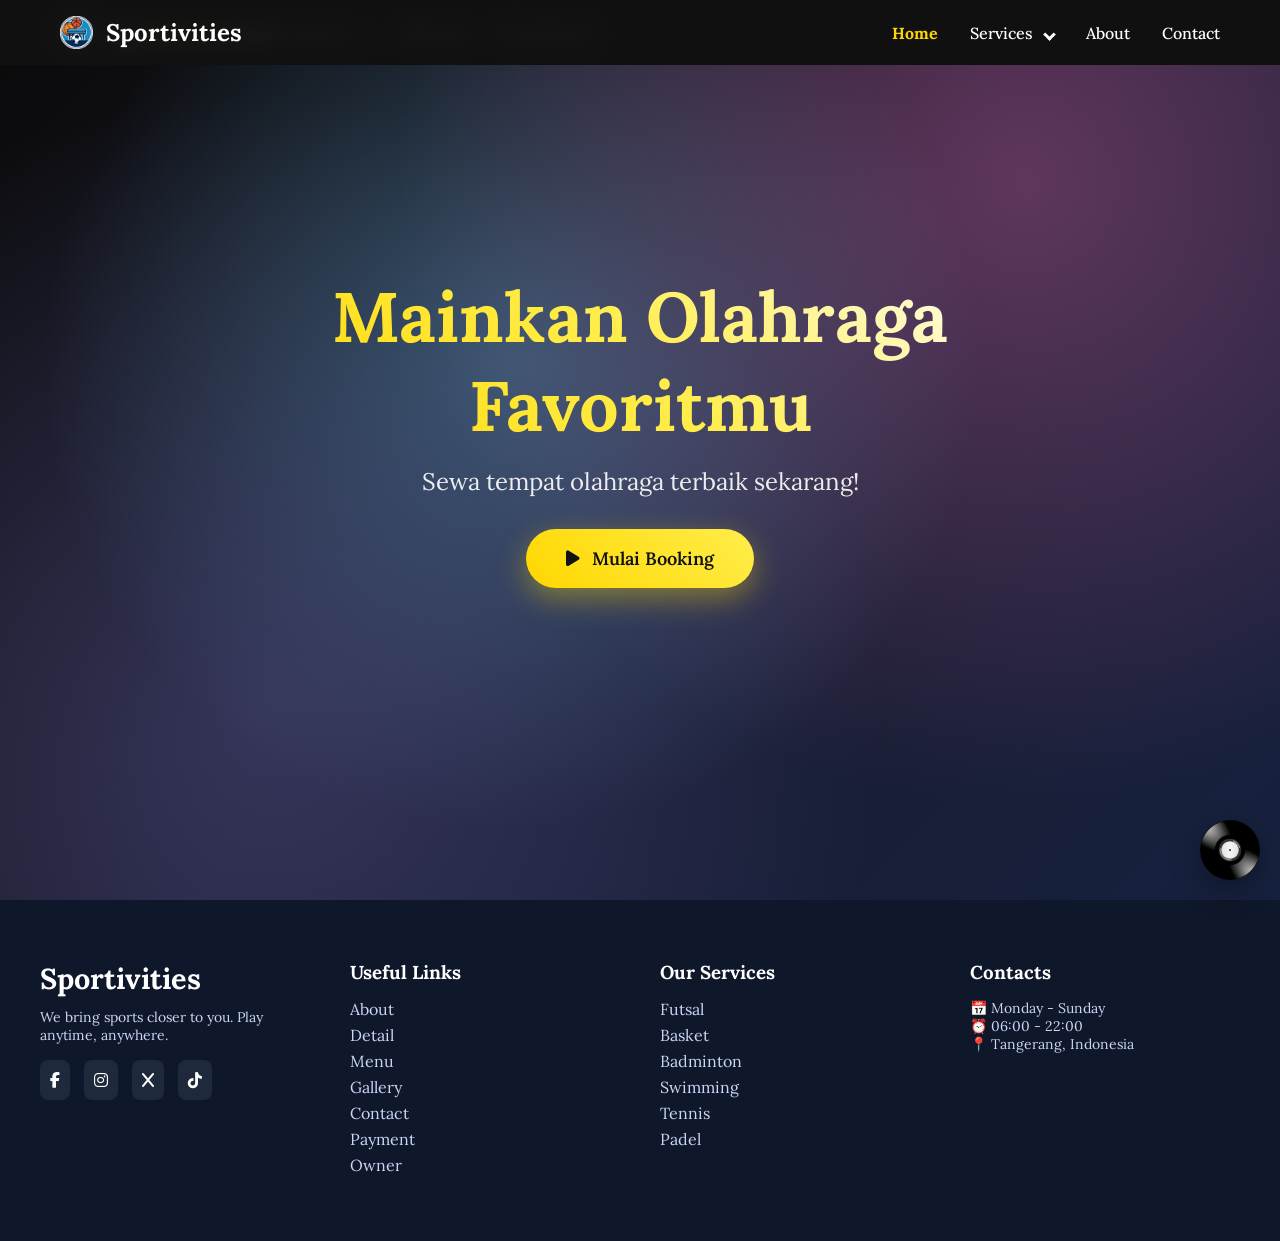
<file: index.html>
<!DOCTYPE html>
<html lang="id">
<head>
<meta charset="UTF-8">
<meta name="viewport" content="width=device-width, initial-scale=1.0">
<title>Sportivities</title>

<!-- FONT -->
<link href="https://fonts.googleapis.com/css2?family=Lora:wght@400;500;700&display=swap" rel="stylesheet">

<!-- ICON -->
<link rel="stylesheet" href="https://cdnjs.cloudflare.com/ajax/libs/font-awesome/6.5.0/css/all.min.css">

<!-- CSS -->
<link rel="stylesheet" href="index css.css">

<link rel="icon" type="image/png" href="favicon.png"

</head>

<body>

<!-- NAVBAR (TIDAK DIUBAH) -->
<nav class="navbar">
    <div class="nav-container">

        <div class="judul">
            <img class="logo"
    src="favicon.png">

        <div class="logo">Sportivities</div>
        <ul class="nav-menu">
            <li class="nav-item">
                <a href="index.html" class="nav-link active">Home</a>
            </li>
            <li class="nav-item">
                <a href="#" class="nav-link">
                    Services 
                    <div class="dropdown-arrow"></div>
                </a>
                <div class="dropdown">
                    <a href="menu.html" class="dropdown-link">Menu</a>
                    <a href="detail.html" class="dropdown-link">Detail</a>
                    <a href="gallery.html" class="dropdown-link">Gallery</a>
                    <a href="owner.html" class="dropdown-link">Owner</a>
                    <a href="payment.html" class="dropdown-link">Payment</a>
                </div>
            </li>
            <li class="nav-item">
                <a href="about.html" class="nav-link">About</a>
            </li>
            <li class="nav-item">
                <a href="contact.html" class="nav-link">Contact</a>
            </li>
        </ul>
    </div>
</nav>

   <nav class="navbar">
        <div class="nav-container">

            <div class="judul">
                <img class="logo" src="favicon.png">
            Sportivities</div>
            <ul class="nav-menu">
                 <li class="nav-item">
                    <a href="index.html" class="nav-link active">Home</a>
                </li>
                <li class="nav-item">
                    <a href="#" class="nav-link">
                        Services 
                        <div class="dropdown-arrow"></div>
                    </a>
                    <div class="dropdown">
                        <a href="menu.html" class="dropdown-link">Menu</a>
                        <a href="detail.html" class="dropdown-link">Detail</a>
                        <a href="gallery.html" class="dropdown-link">Gallery</a>
                        <a href="owner.html" class="dropdown-link">Owner</a>
                        <a href="payment html.html" class="dropdown-link">Payment</a>
                    </div>
                </li>
                <li class="nav-item">
                    <a href="about.html" class="nav-link">About</a>
                </li>
                <li class="nav-item">
                    <a href="contact html.html" class="nav-link">Contact</a>
                </li>
            </ul>
        </div>
    </nav>

<!-- HERO -->
<section class="hero">
    <div class="hero-content">
        <h1>Mainkan Olahraga Favoritmu</h1>
        <p>Sewa tempat olahraga terbaik sekarang!</p>
        <a href="contact html.html" class="cta-button">
            <i class="fas fa-play"></i> Mulai Booking
        </a>
    </div>
    <div class="hero-particles">
        <div class="particle"></div>
        <div class="particle"></div>
        <div class="particle"></div>
        <div class="particle"></div>
        <div class="particle"></div>
    </div>
</section>

<!-- FOOTER (TIDAK DIUBAH) -->
<footer class="footer">
    <div class="footer-container">

        <div class="footer-col">
            <h2 class="logo">Sportivities</h2>
            <p>We bring sports closer to you. Play anytime, anywhere.</p>

            <div class="socials">
                <a href="#"><i class="fab fa-facebook-f"></i></a>
                <a href="#"><i class="fab fa-instagram"></i></a>
                <a href="#"><i class="fab fa-x"></i></a>
                <a href="#"><i class="fab fa-tiktok"></i></a>
            </div>
        </div>

        <div class="footer-col">
            <h3>Useful Links</h3>
            <a href="about.html">About</a>
            <a href="detail.html">Detail</a>
            <a href="menu.html">Menu</a>
            <a href="gallery.html">Gallery</a>
            <a href="contact html.html">Contact</a>
            <a href="payment html.html">Payment</a>
            <a href="owner.html">Owner</a>
        </div>

        <div class="footer-col">
            <h3>Our Services</h3>
            <a href="menu.html">Futsal</a>
            <a href="menu.html">Basket</a>
            <a href="menu.html">Badminton</a>
            <a href="menu.html">Swimming</a>
            <a href="menu.html">Tennis</a>
            <a href="menu.html">Padel</a>
        </div>

        <div class="footer-col">
            <h3>Contacts</h3>
            <p>📅 Monday - Sunday</p>
            <p>⏰ 06:00 - 22:00</p>
            <p>📍 Tangerang, Indonesia</p>
        </div>

    </div>
</footer>
<div class="music-widget" id="musicWidget">
    <img src="vinyl-306070_1280.png" class="music-cover" id="musicToggle">

    <div class="music-expanded">
        <div class="music-info">
            <h4>Now Playing</h4>
            <p>Chill Instrumental</p>
        </div>
        <button id="playPause">▶</button>
    </div>
</div>

<audio id="bgMusic" loop>
    <source src="./0425 (1).MP3" type="audio/mpeg">
</audio>
<script>
const music = document.getElementById("bgMusic");
const btn = document.getElementById("playPause");
const cover = document.getElementById("musicToggle");

let isPlaying = false;

function toggleMusic() {
    if (!isPlaying) {
        music.play();
        btn.textContent = "⏸";
        cover.classList.add("playing");
    } else {
        music.pause();
        btn.textContent = "▶";
        cover.classList.remove("playing");
    }
    isPlaying = !isPlaying;
}

// klik cover atau tombol
btn.addEventListener("click", toggleMusic);
cover.addEventListener("click", toggleMusic);

// volume biar halus
music.volume = 0.3;
</script>
</body>
</html>
</file>
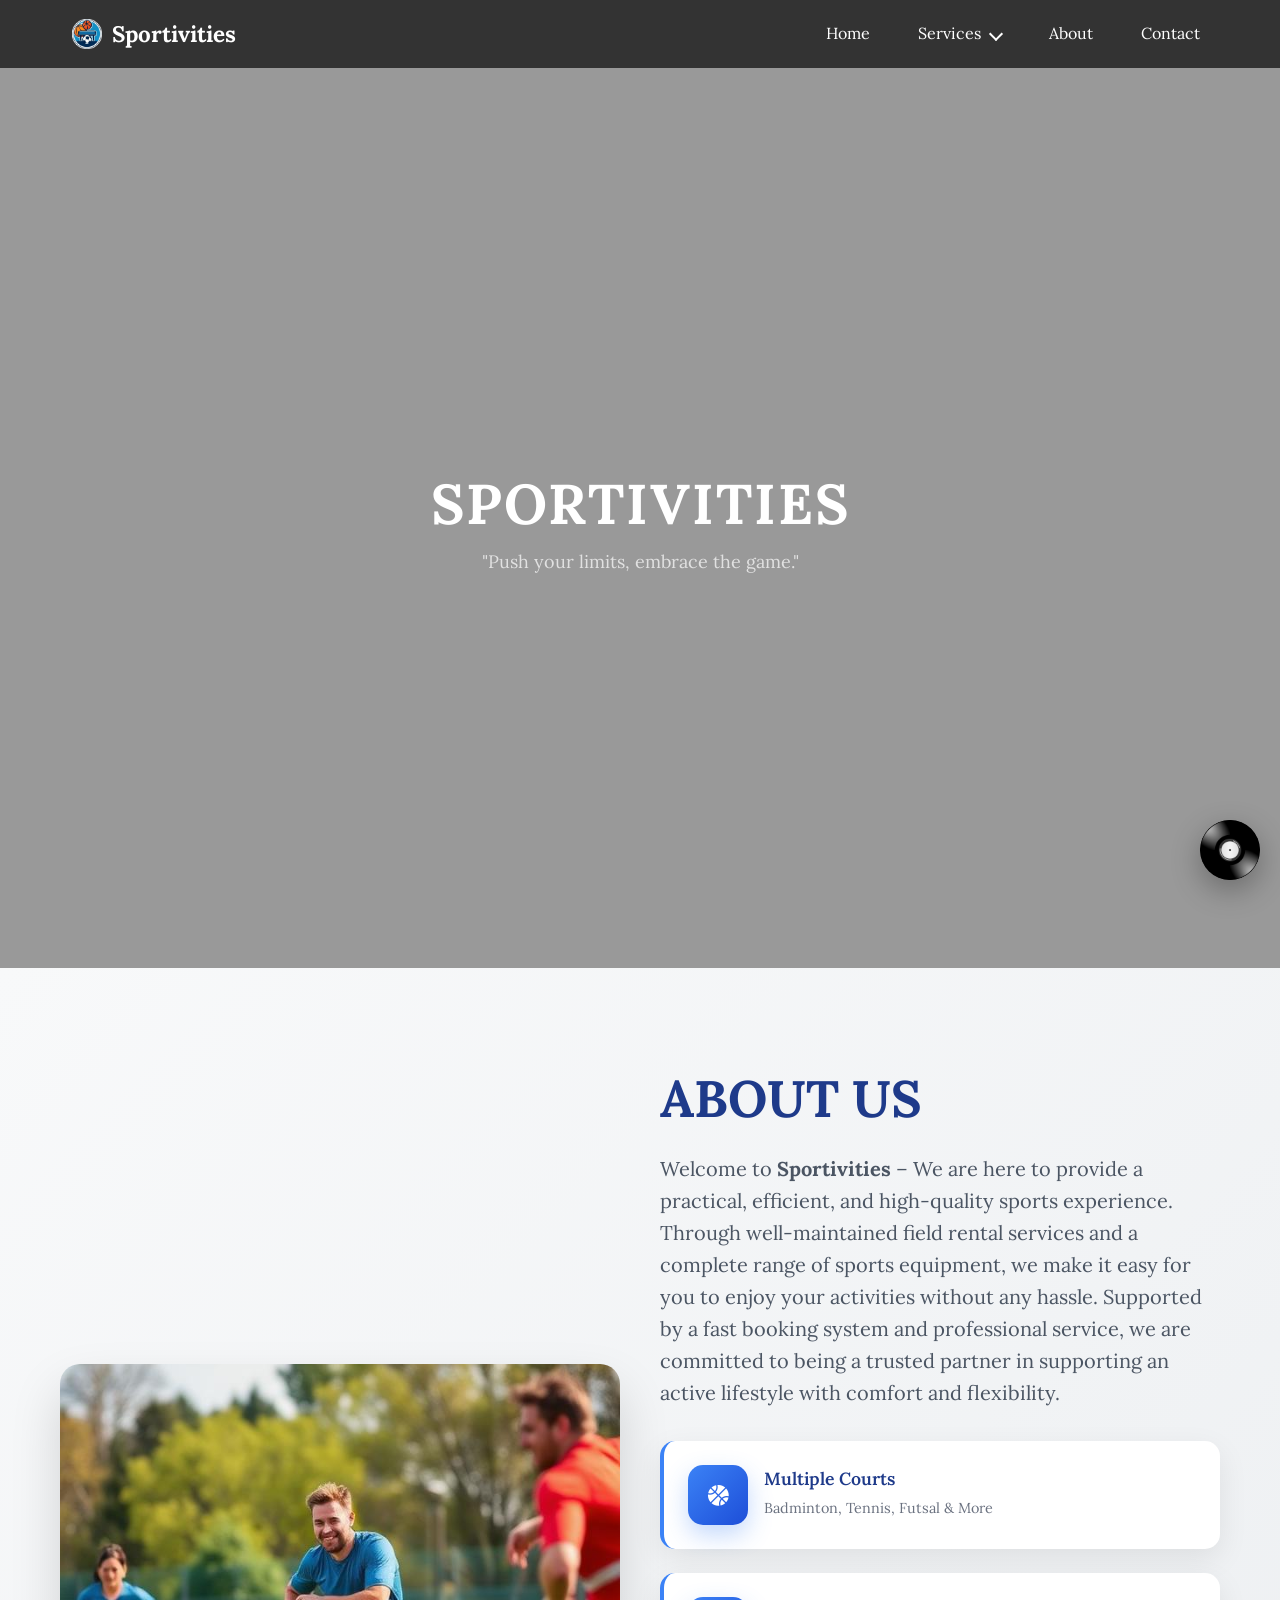
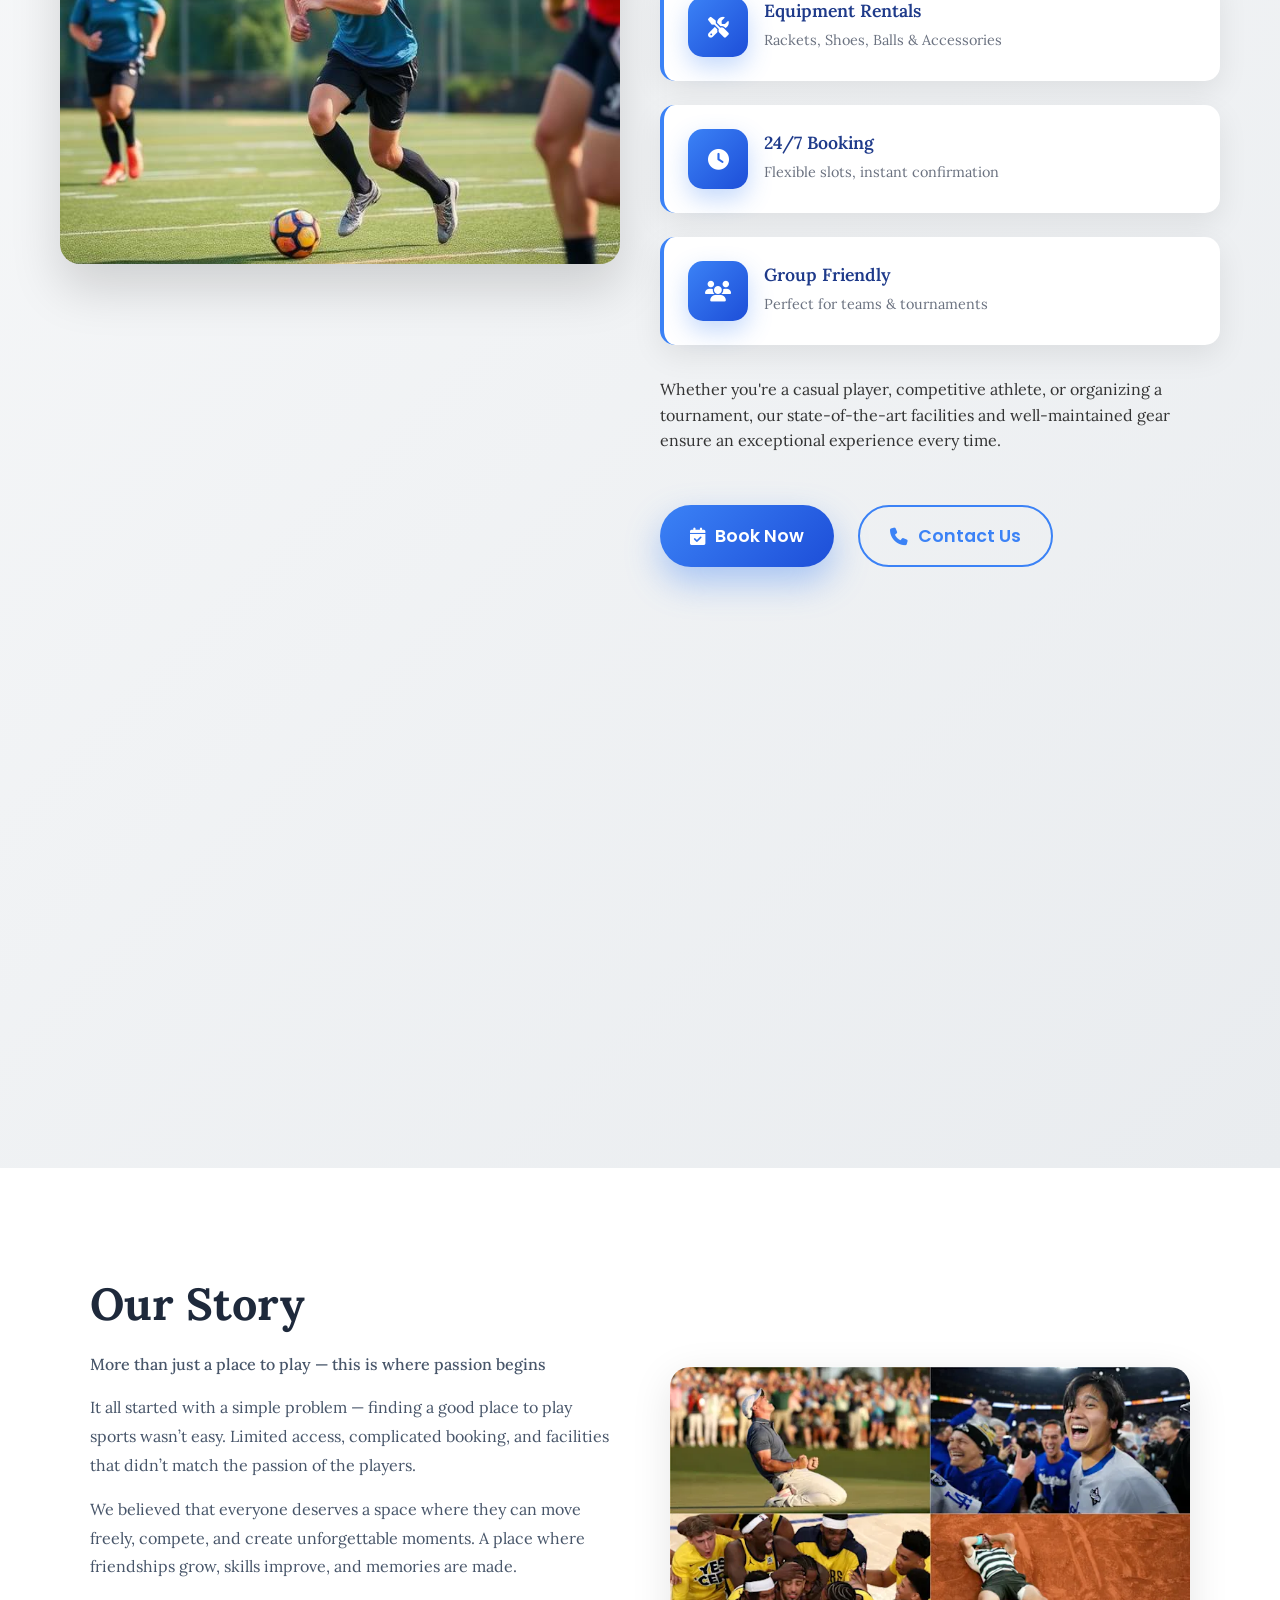
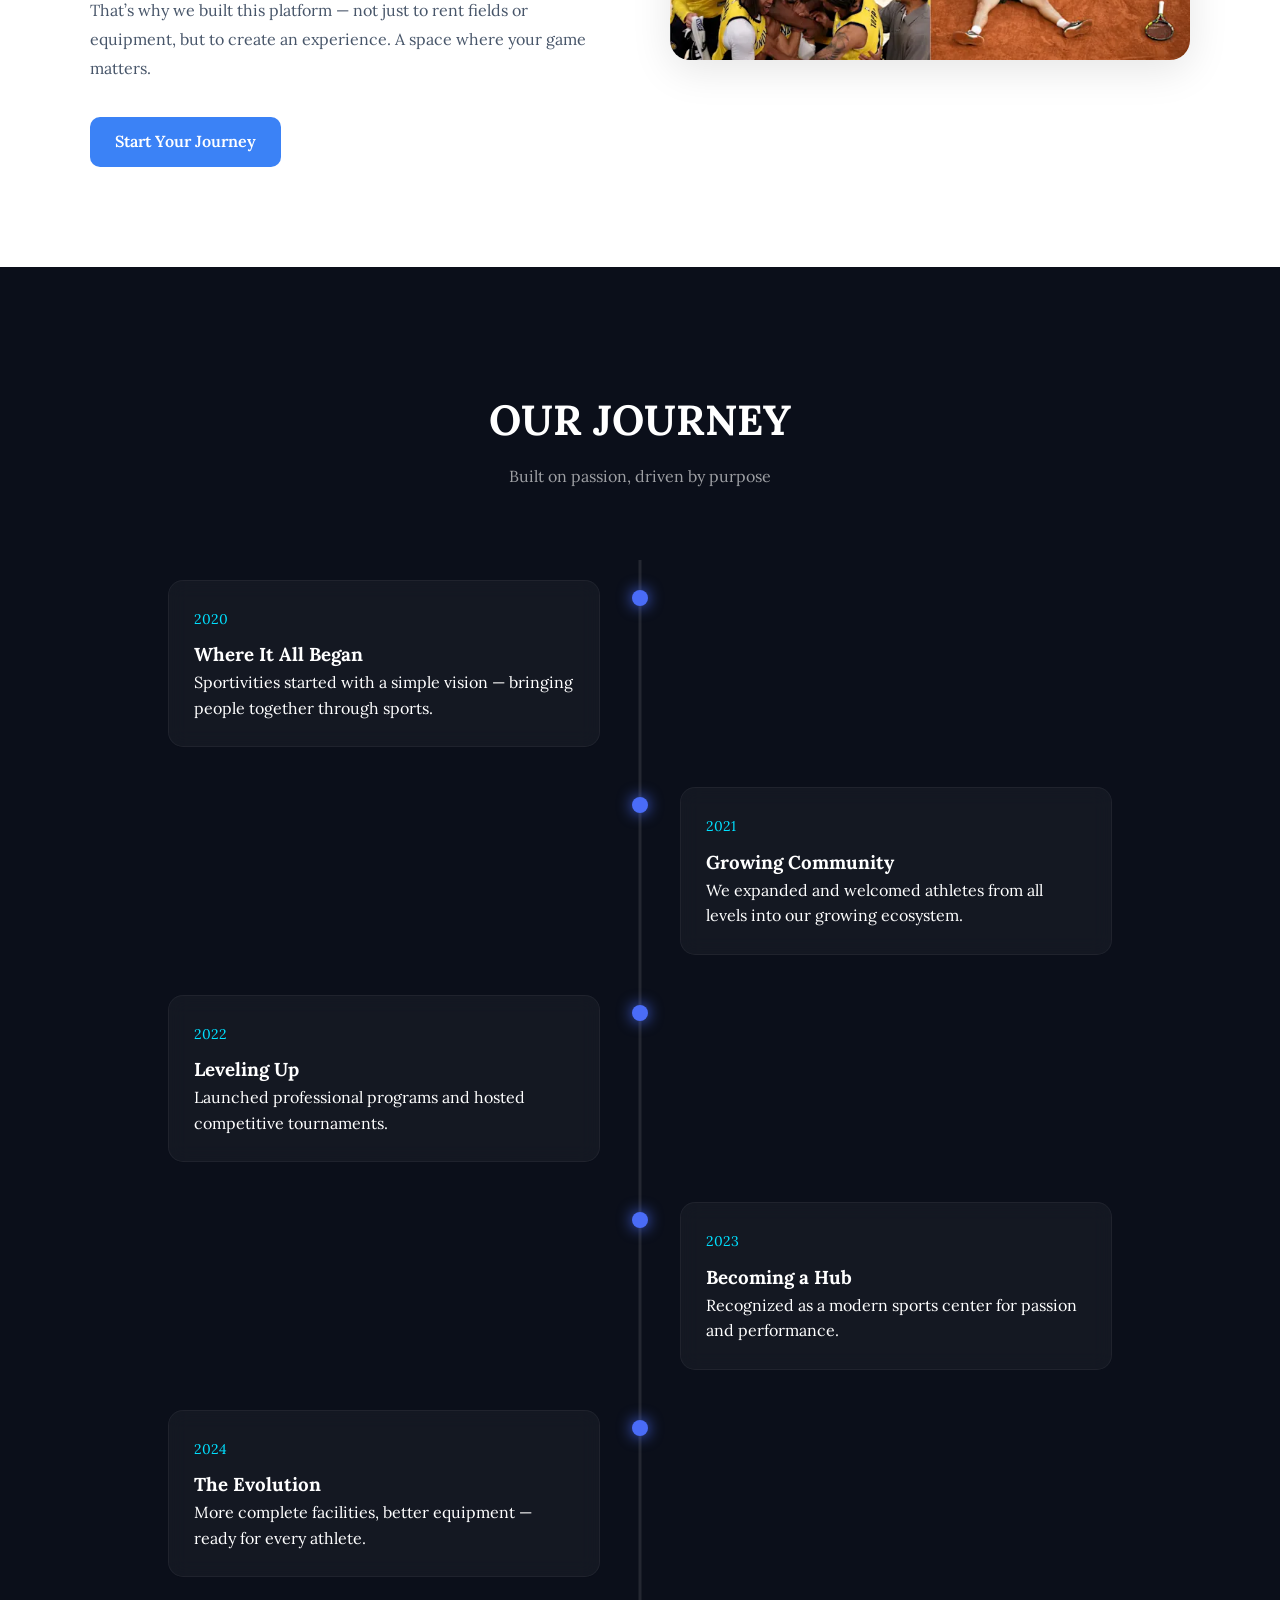
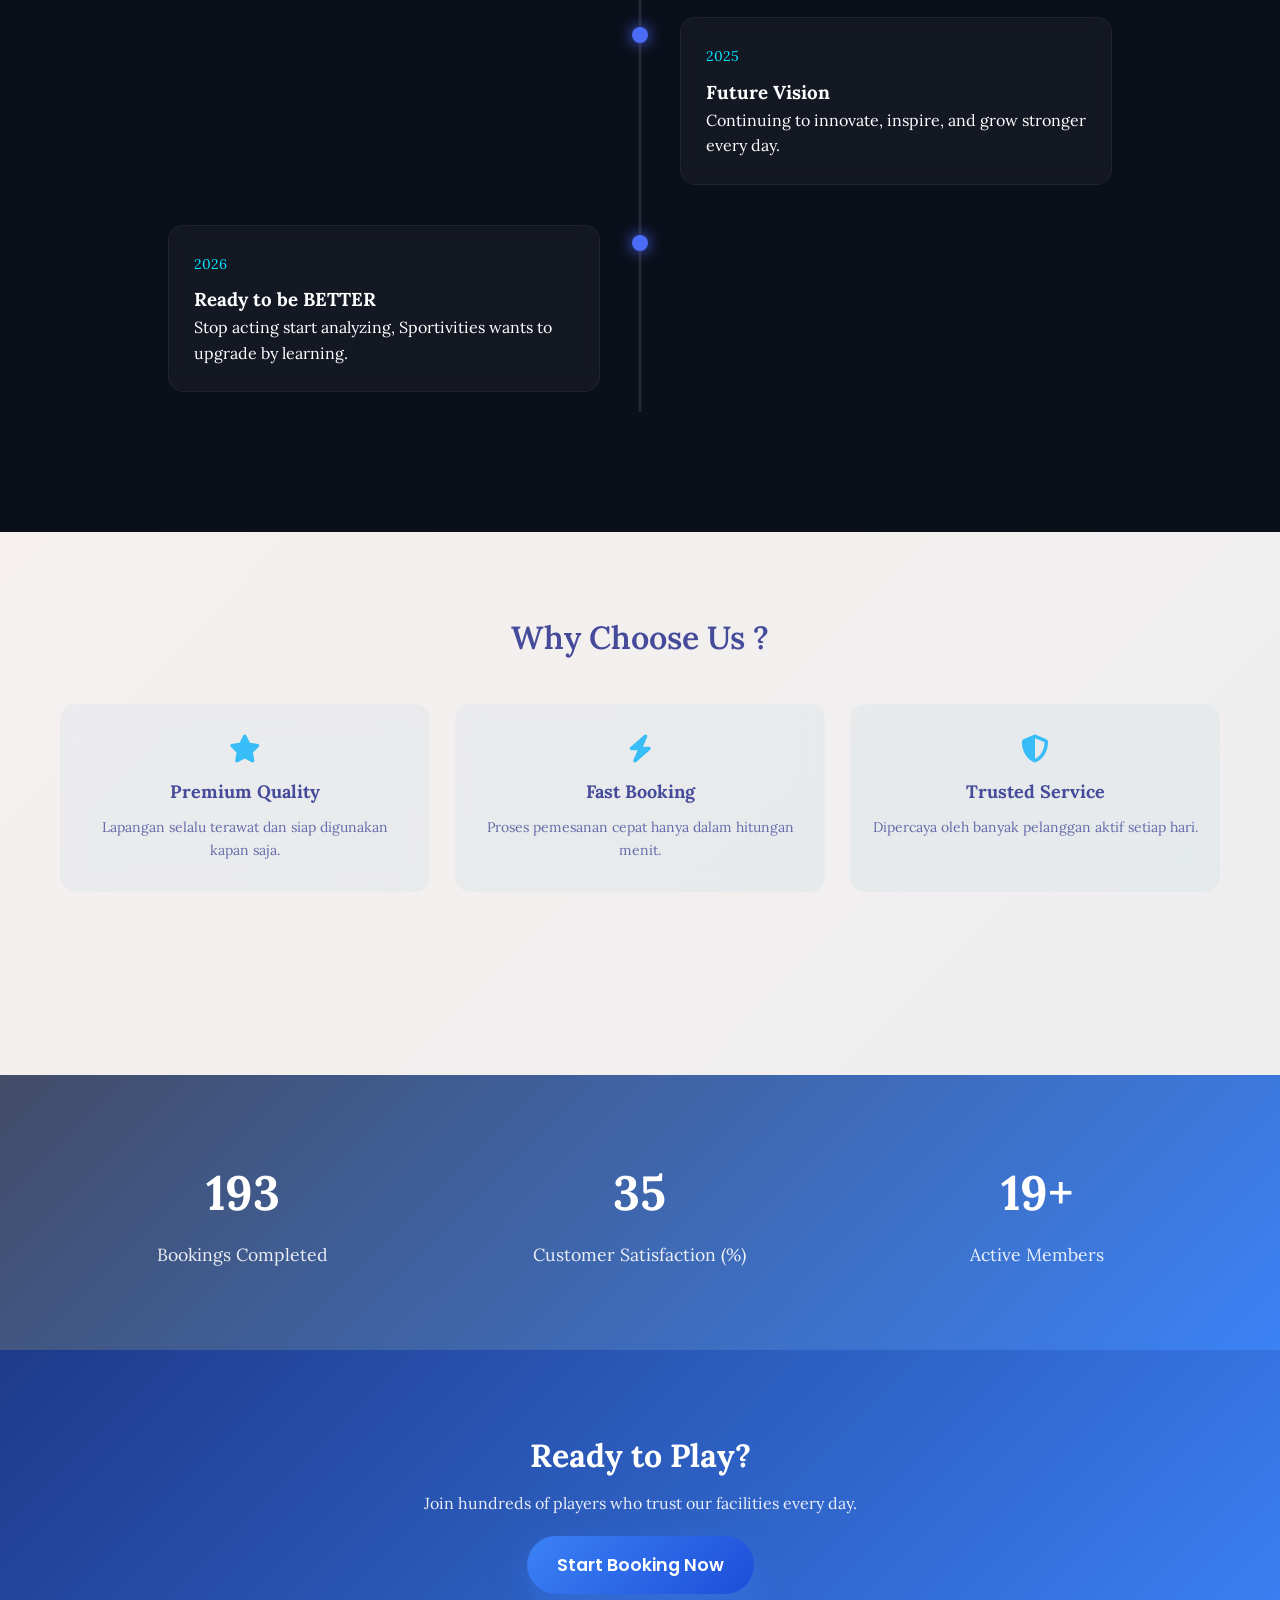
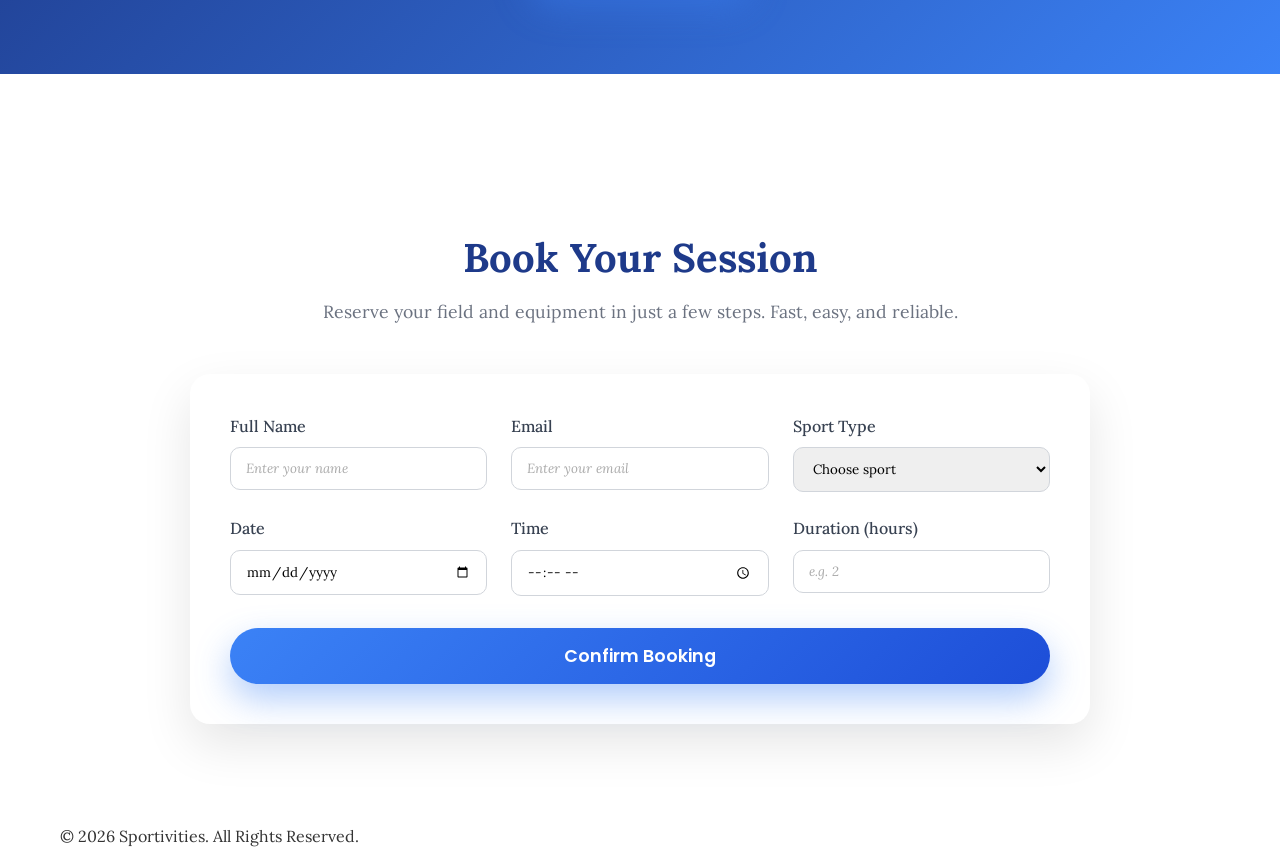
<file: about.html>
<!DOCTYPE html>
<html lang="en">
<head>
    <meta charset="UTF-8">
    <meta name="viewport" content="width=device-width, initial-scale=1.0">
    <title>About - SportSpace Rentals</title>
    <link rel="icon" type="image/png" href="image-removebg-preview.png">
    <link rel="preconnect" href="https://fonts.googleapis.com">
<link rel="preconnect" href="https://fonts.gstatic.com" crossorigin>
<link href="https://fonts.googleapis.com/css2?family=Lora:ital,wght@0,400;0,500;0,600;0,700;1,400;1,500;1,600;1,700&display=swap" rel="stylesheet">
    <link href="https://fonts.googleapis.com/css2?family=Poppins:wght@300;400;500;600;700&display=swap" rel="stylesheet">
    <link href="https://cdnjs.cloudflare.com/ajax/libs/font-awesome/6.4.0/css/all.min.css" rel="stylesheet">
    <link rel="stylesheet" href="about.css">
</head>



<body>
    <nav class="navbar">
  <div class="nav-container">

    <div class="judul">
      <img src="./image-removebg-preview.png" class="logo">
      <span>Sportivities</span>
    </div>

    <div class="menu-toggle" id="menu-toggle">☰</div>

    <ul class="nav-menu" id="nav-menu">
      <li class="nav-item"><a href="index.html" class="nav-link">Home</a></li>

      <li class="nav-item">
        <a href="#" class="nav-link dropdown-toggle">
          Services <span class="arrow"></span>
        </a>
        <ul class="dropdown">
          <li><a href="menu.html" class="dropdown-link">Menu</a></li>
          <li><a href="detail.html" class="dropdown-link">Detail</a></li>
          <li><a href="gallery.html" class="dropdown-link">Gallery</a></li>
          <li><a href="owner.html" class="dropdown-link">Owner</a></li>
          <li><a href="payment html.html" class="dropdown-link">Payment</a></li>
        </ul>
      </li>

      <li class="nav-item"><a href="about.html" class="nav-link">About</a></li>
      <li class="nav-item"><a href="contact html.html" class="nav-link">Contact</a></li>
    </ul>

  </div>
</nav>
    <section class="intro">
  <video autoplay muted loop playsinline class="bg-video">
    <source src="0422.mp4" type="video/mp4">
  </video>

  <div class="overlay"></div>

  <div class="content">
    <h1>SPORTIVITIES</h1>
    <p>"Push your limits, embrace the game."</p>
  </div>
</section>
    <section class="about-section">
        <div class="container">
            <div class="row align-items-center">
                <div class="col-lg-6 mb-4 mb-lg-0">
                    <img src="./9b91c4aa-0376-452f-a810-4a1881016c60.jpg" 
                         alt="Sports Court Rental Facility" 
                         class="about-image">
                </div>
                <div class="col-lg-6">
                    <div class="about-content">
                        <h2>ABOUT US</h2>
                        <p class="lead">
                            Welcome to <strong>Sportivities</strong> – We are here to provide a practical, efficient, and high-quality sports experience. Through well-maintained field rental services and a complete range of sports equipment, we make it easy for you to enjoy your activities without any hassle. Supported by a fast booking system and professional service, we are committed to being a trusted partner in supporting an active lifestyle with comfort and flexibility.
                        </p>
                        <div class="features-grid mb-4">
                            <div class="feature-box">
                                <i class="fas fa-basketball-ball"></i>
                                <div>
                                    <h5>Multiple Courts</h5>
                                    <p>Badminton, Tennis, Futsal & More</p>
                                </div>
                            </div>
                            <div class="feature-box">
                                <i class="fas fa-tools"></i>
                                <div>
                                    <h5>Equipment Rentals</h5>
                                    <p>Rackets, Shoes, Balls & Accessories</p>
                                </div>
                            </div>
                            <div class="feature-box">
                                <i class="fas fa-clock"></i>
                                <div>
                                    <h5>24/7 Booking</h5>
                                    <p>Flexible slots, instant confirmation</p>
                                </div>
                            </div>
                            <div class="feature-box">
                                <i class="fas fa-users"></i>
                                <div>
                                    <h5>Group Friendly</h5>
                                    <p>Perfect for teams & tournaments</p>
                                </div>
                            </div>
                        </div>
                        <p>
                            Whether you're a casual player, competitive athlete, or organizing a tournament, our state-of-the-art facilities and well-maintained gear ensure an exceptional experience every time.
                        </p>
                        <br>
                        <br>
                        <div class="cta-buttons">
                            
                            <a href="#booking" class="btn btn-primary">
                                <i class="fas fa-calendar-check"></i>
                                Book Now
                            </a>
                            <a href="contact html.html" class="btn btn-outline-primary">
                                <i class="fas fa-phone"></i>
                                Contact Us
                            </a>
                        </div>
                    </div>
                </div>
            </div>
        </div>
    </section>

    <section class="story">
  <div class="story-container">

    <div class="story-text">
      <h2>Our Story</h2>
      <p class="subtitle">More than just a place to play — this is where passion begins</p>

      <p>
        It all started with a simple problem — finding a good place to play sports wasn’t easy.
        Limited access, complicated booking, and facilities that didn’t match the passion of the players.
      </p>

      <p>
        We believed that everyone deserves a space where they can move freely, compete, and create unforgettable moments.
        A place where friendships grow, skills improve, and memories are made.
      </p>

      <p>
        That’s why we built this platform — not just to rent fields or equipment,
        but to create an experience. A space where your game matters.
      </p>

      <a href="contact.html" class="story-btn">Start Your Journey</a>
    </div>

    <div class="story-image">
      <img src="sport.webp" alt="Sports moment">
    </div>

  </div>
</section>
    <section class="timeline-section">
  <h2 class="timeline-title">OUR JOURNEY</h2>
  <p class="timeline-subtitle">Built on passion, driven by purpose</p>

  <div class="timeline">

    <div class="timeline-item left">
      <div class="timeline-content">
        <span class="year">2020</span>
        <h3>Where It All Began</h3>
        <p>Sportivities started with a simple vision — bringing people together through sports.</p>
      </div>
    </div>

    <div class="timeline-item right">
      <div class="timeline-content">
        <span class="year">2021</span>
        <h3>Growing Community</h3>
        <p>We expanded and welcomed athletes from all levels into our growing ecosystem.</p>
      </div>
    </div>

    <div class="timeline-item left">
      <div class="timeline-content">
        <span class="year">2022</span>
        <h3>Leveling Up</h3>
        <p>Launched professional programs and hosted competitive tournaments.</p>
      </div>
    </div>

    <div class="timeline-item right">
      <div class="timeline-content">
        <span class="year">2023</span>
        <h3>Becoming a Hub</h3>
        <p>Recognized as a modern sports center for passion and performance.</p>
      </div>
    </div>

    <div class="timeline-item left">
      <div class="timeline-content">
        <span class="year">2024</span>
        <h3>The Evolution</h3>
        <p>More complete facilities, better equipment — ready for every athlete.</p>
      </div>
    </div>


     <div class="timeline-item right">
      <div class="timeline-content">
        <span class="year">2025</span>
        <h3>Future Vision</h3>
        <p>Continuing to innovate, inspire, and grow stronger every day.</p>
      </div>
    </div>

    <div class="timeline-item left">
      <div class="timeline-content">
        <span class="year">2026</span>
        <h3>Ready to be BETTER</h3>
        <p>Stop acting start analyzing, Sportivities wants to upgrade by learning.</p>
      </div>
    </div>
  </div>
</section>
    <section class="why-section">
    <div class="container">
        <h2>Why Choose Us ?</h2>
        <div class="why-grid">

            <div class="why-box">
                <i class="fas fa-star"></i>
                <h4>Premium Quality</h4>
                <p>Lapangan selalu terawat dan siap digunakan kapan saja.</p>
            </div>

            <div class="why-box">
                <i class="fas fa-bolt"></i>
                <h4>Fast Booking</h4>
                <p>Proses pemesanan cepat hanya dalam hitungan menit.</p>
            </div>

            <div class="why-box">
                <i class="fas fa-shield-alt"></i>
                <h4>Trusted Service</h4>
                <p>Dipercaya oleh banyak pelanggan aktif setiap hari.</p>
            </div>

        </div>
    </div>
    <br>
    <br>
    <br>
    <br>
</section>
   <section class="stats-section">
    <div class="container stats-container">
        <div class="stat-box">
            <h2 class="counter" id="bookingCount" data-target="500">0</h2> 
            <p>Bookings Completed</p>
        </div>

        <div class="stat-box">
            <h2 class="counter" data-target="90">0</h2>
            <p>Customer Satisfaction (%)</p>
        </div>

        <div class="stat-box">
            <h2><span class="counter" data-target="50">0</span>+</h2>
            <p>Active Members</p>
        </div>
    </div>
</section>

<section class="cta-section">
    <div class="container">
        <h3>Ready to Play?</h3>
        <p>Join hundreds of players who trust our facilities every day.</p>
        <a href="#booking" class="btn btn-primary">Start Booking Now</a>
    </div>
</section>
<br>
<br>
    <section id="booking" class="booking-section">
    <div class="container">
        <div class="booking-header">
            <h2>Book Your Session</h2>
            <p>Reserve your field and equipment in just a few steps. Fast, easy, and reliable.</p>
        </div>

        <form class="booking-form">
            <div class="form-grid">
                <div class="form-group">
                    <label>Full Name</label>
                    <input type="text" placeholder="Enter your name" required>
                </div>

                <div class="form-group">
                    <label>Email</label>
                    <input type="email" placeholder="Enter your email" required>
                </div>

                <div class="form-group">
                    <label>Sport Type</label>
                    <select required>
                        
                        <option value="">Choose sport</option>
                        <option>Sepakbola</option>
                        <option>Basketball</option>
                        <option>Badminton</option>
                        <option>Tennis</option>
                        <option>Tennis meja</option>
                        <option>Berenang</option>
                        <option>Voli</option>
                        <option>Padel</option>
                    </select>
                </div>

                <div class="form-group">
                    <label>Date</label>
                    <input type="date" required>
                </div>

                <div class="form-group">
                    <label>Time</label>
                    <input type="time" required>
                </div>

                <div class="form-group">
                    <label>Duration (hours)</label>
                    <input type="number" min="1" max="5" placeholder="e.g. 2" required>
                </div>
            </div>

            <button type="submit" id="bookingBtn" class="btn btn-primary">
    Confirm Booking
</button>

        </form>
        
    
</section>

 <div class="music-widget" id="musicWidget">
    <img src="vinyl-306070_1280.png" class="music-cover" id="musicToggle">

    <div class="music-expanded">
        <div class="music-info">
            <h4>Now Playing</h4>
            <p>Chill Instrumental</p>
        </div>
        <button id="playPause">▶</button>
    </div>
</div>

<footer class="footer">
    <div class="container">
        <p>© 2026 Sportivities. All Rights Reserved.</p>
    </div>
</footer>

<audio id="bgMusic" loop>
    <source src="./0425 (1).MP3" type="audio/mpeg">
</audio>

<script>
document.addEventListener("DOMContentLoaded", function () {

  const toggle = document.getElementById("menu-toggle");
  const menu = document.getElementById("nav-menu");

  // hamburger menu
  toggle.addEventListener("click", () => {
    menu.classList.toggle("active");
  });

  // dropdown klik (mobile)
  document.querySelectorAll(".dropdown-toggle").forEach(btn => {
    btn.addEventListener("click", function(e) {
      e.preventDefault();

      const parent = this.parentElement;

      document.querySelectorAll(".nav-item").forEach(item => {
        if (item !== parent) {
          item.classList.remove("active");
        }
      });

      parent.classList.toggle("active");
    });
  });

});
</script>

<script >
const items = document.querySelectorAll(".timeline-item");
const timeline = document.querySelector(".timeline");

window.addEventListener("scroll", () => {
  let triggerBottom = window.innerHeight * 0.85;

  items.forEach(item => {
    const boxTop = item.getBoundingClientRect().top;

    if (boxTop < triggerBottom) {
      item.classList.add("show");
    }
  });

  // progress line height
  const timelineTop = timeline.getBoundingClientRect().top;
  const windowHeight = window.innerHeight;

  let progress = Math.min(
    Math.max((windowHeight - timelineTop) / timeline.offsetHeight, 0),
    1
  );

  timeline.style.setProperty("--progress", progress);
  timeline.querySelector("::after");
});

/* update height via JS */
window.addEventListener("scroll", () => {
  const timelineLine = document.querySelector(".timeline::after");
});
</script>
<script>
const music = document.getElementById("bgMusic");
const btn = document.getElementById("playPause");
const cover = document.getElementById("musicToggle");

let isPlaying = false;

function toggleMusic() {
    if (!isPlaying) {
        music.play();
        btn.textContent = "⏸";
        cover.classList.add("playing");
    } else {
        music.pause();
        btn.textContent = "▶";
        cover.classList.remove("playing");
    }
    isPlaying = !isPlaying;
}

// klik cover atau tombol
btn.addEventListener("click", toggleMusic);
cover.addEventListener("click", toggleMusic);

// volume biar halus
music.volume = 0.3;
</script>

<script>
const counters = document.querySelectorAll('.counter');

const speed = 200; // semakin kecil = semakin cepat

const startCount = (counter) => {
    const target = +counter.getAttribute('data-target');
    let count = 0;

    const updateCount = () => {
        const increment = target / speed;

        if (count < target) {
            count += increment;
            counter.innerText = Math.ceil(count);
            setTimeout(updateCount, 10);
        } else {
            counter.innerText = target;
        }
    };

    updateCount();
};

// trigger saat scroll masuk viewport
const observer = new IntersectionObserver((entries) => {
    entries.forEach(entry => {
        if (entry.isIntersecting) {
            startCount(entry.target);
            observer.unobserve(entry.target);
        }
    });
}, { threshold: 0.5 });

counters.forEach(counter => {
    observer.observe(counter);
});

</script>
</body>
</html>
</file>
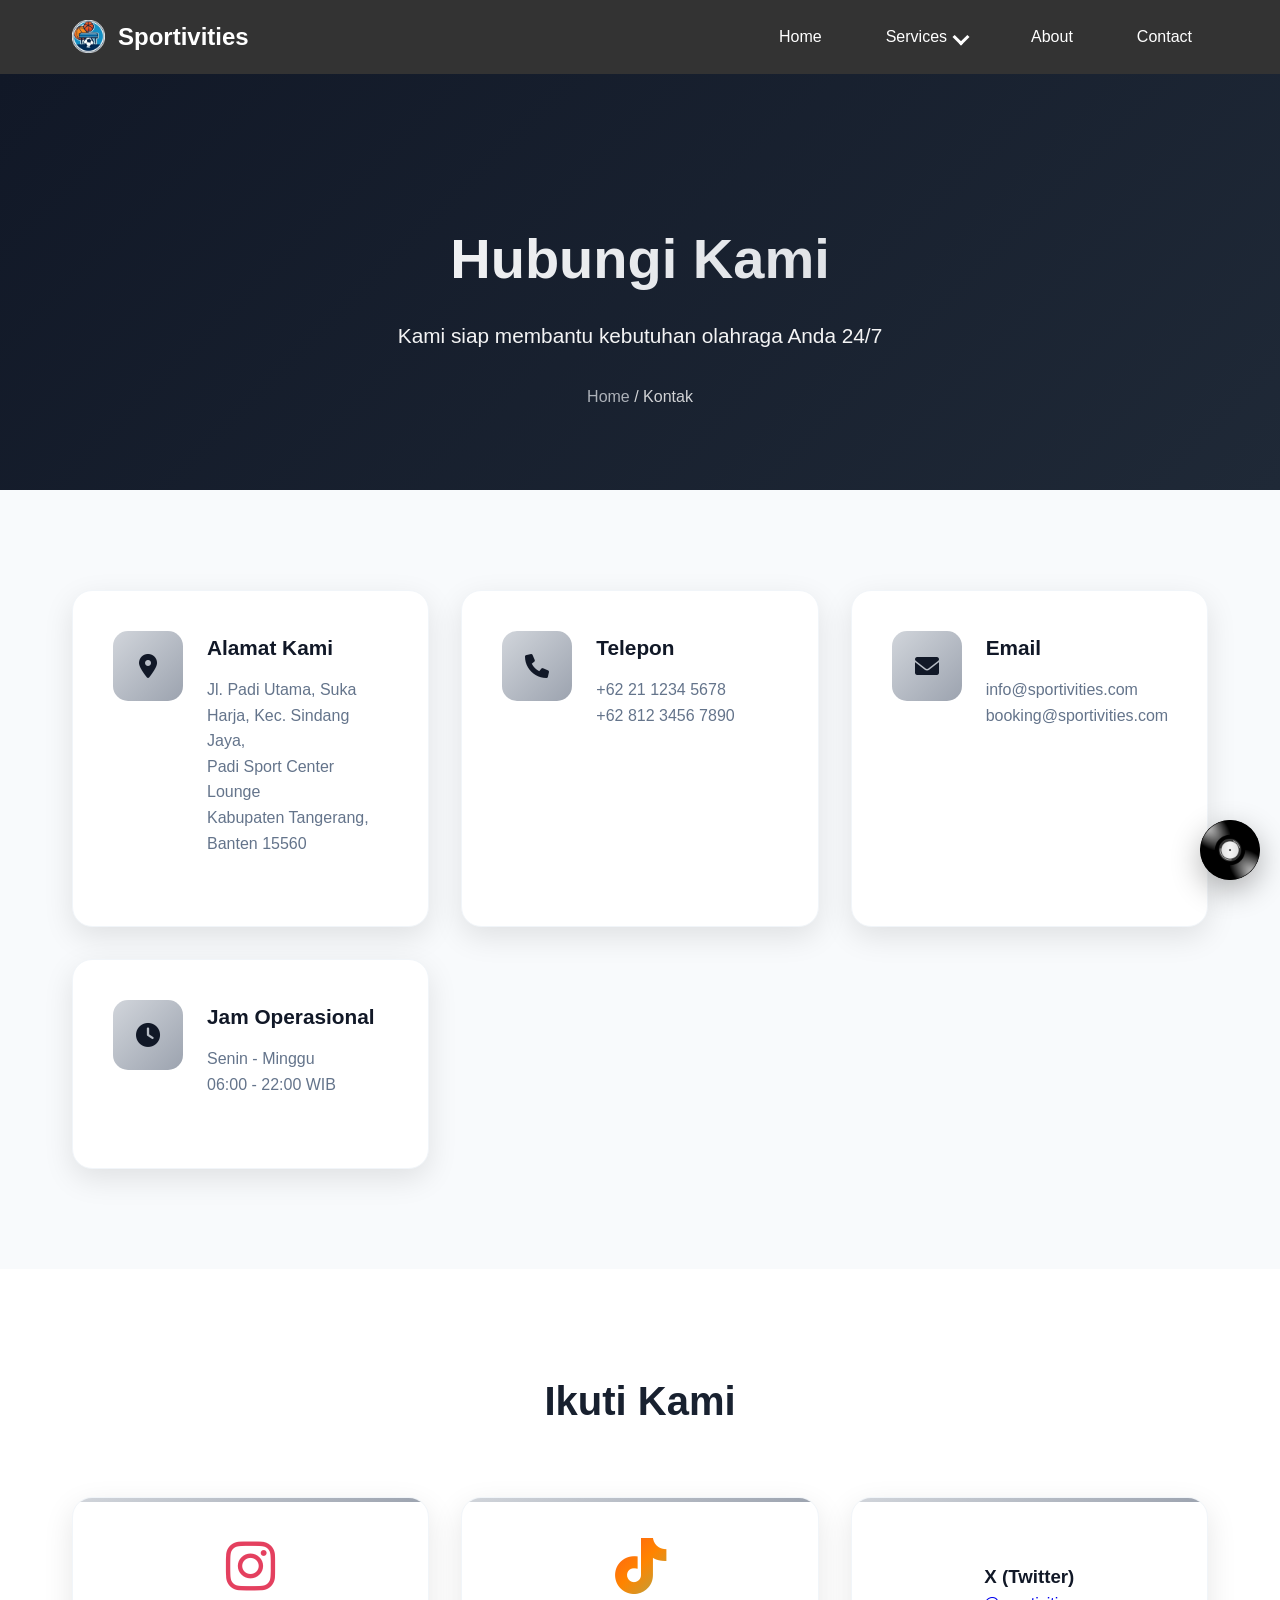
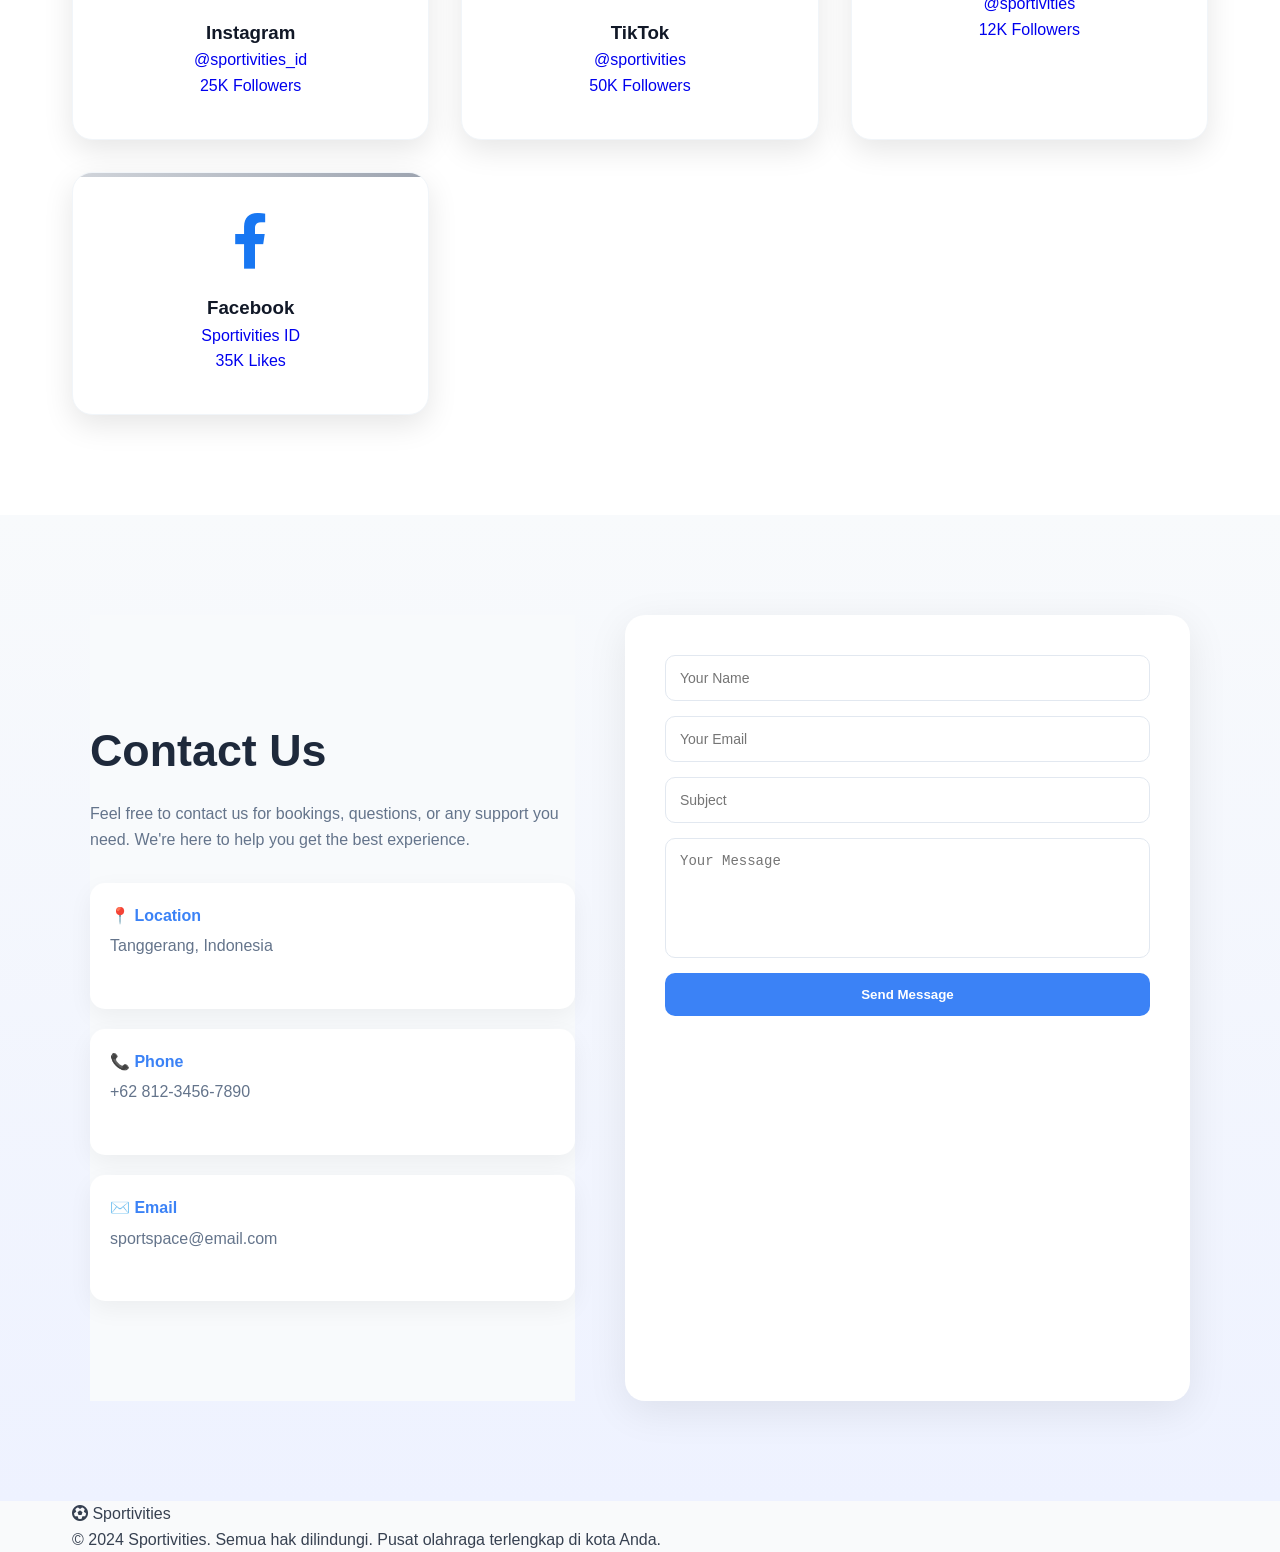
<file: contact html.html>
<!DOCTYPE html>
<html lang="id">
<head>
    <meta charset="UTF-8">
    <meta name="viewport" content="width=device-width, initial-scale=1.0">
    <title>Kontak - Sportivities</title>
    <link rel="icon" type="image/png" href="image-removebg-preview.png">
    <link rel="stylesheet" href="contact css.css">
    <link href="https://cdnjs.cloudflare.com/ajax/libs/font-awesome/6.0.0/css/all.min.css" rel="stylesheet">
</head>
<body>
    <!-- Navbar -->
    <nav class="navbar">
        <div class="nav-container">

            <div class="judul">
                <img class="logo" src="./image-removebg-preview.png">
            Sportivities</div>
            <ul class="nav-menu">
                <li class="nav-item">
                    <a href="index.html" class="nav-link">Home</a>
                </li>
                <li class="nav-item">
                    <a href="#" class="nav-link">
                        Services 
                        <div class="dropdown-arrow"></div>
                    </a>
                    <div class="dropdown">
                        <a href="menu.html" class="dropdown-link">Menu</a>
                        <a href="detail.html" class="dropdown-link">Detail</a>
                        <a href="gallery.html" class="dropdown-link">Gallery</a>
                        <a href="owner.html" class="dropdown-link">Owner</a>
                        <a href="payment html.html" class="dropdown-link">Payment</a>
                    </div>
                </li>
                 
                <li class="nav-item">
                    <a href="about.html" class="nav-link">About</a>
                </li>
                <li class="nav-item">
                    <a href="contact html.html" class="nav-link">Contact</a>
                </li>
            </ul>
        </div>
    </nav>

    <!-- Hero Contact -->
    <section class="hero-contact">
        <div class="container">
            <div class="hero-content">
                <h1 class="hero-title">Hubungi Kami</h1>
                <p class="hero-subtitle">Kami siap membantu kebutuhan olahraga Anda 24/7</p>
                <div class="breadcrumb">
                    <a href="index.html">Home</a> / <span>Kontak</span>
                </div>
            </div>
        </div>
    </section>

    <!-- Contact Info Section -->
    <section class="contact-info">
        <div class="container">
            <div class="contact-grid">
                <!-- Alamat -->
                <a href="https://www.google.com/maps/place/Padi+Sports+Center/@-6.190208,106.5135604,15.69z/data=!4m6!3m5!1s0x2e4201c9df60c271:0x84358b139ad93c7a!8m2!3d-6.1928623!4d106.5242434!16s%2Fg%2F11jyn0f2zr?entry=ttu&g_ep=EgoyMDI2MDQxOS4wIKXMDSoASAFQAw%3D%3D" target="_blank" style="text-decoration: none; color: inherit;">
                <div class="contact-card">
                    <div class="contact-icon">
                        <i class="fas fa-map-marker-alt"></i>
                    </div>
                    <div class="contact-details">
                        <h3>Alamat Kami</h3>
                        <p>Jl. Padi Utama, Suka Harja, Kec. Sindang Jaya,<br>Padi Sport Center Lounge<br>Kabupaten Tangerang, Banten 15560</p>
                    </div>
                </div>
</a>
                <!-- Telepon -->
                <div class="contact-card">
                    <div class="contact-icon">
                        <i class="fas fa-phone"></i>
                    </div>
                    <div class="contact-details">
                        <h3>Telepon</h3>
                        <p>+62 21 1234 5678<br>+62 812 3456 7890</p>
                    </div>
                </div>

                <!-- Email -->
                <div class="contact-card">
                    <div class="contact-icon">
                        <i class="fas fa-envelope"></i>
                    </div>
                    <div class="contact-details">
                        <h3>Email</h3>
                        <p>info@sportivities.com<br>booking@sportivities.com</p>
                    </div>
                </div>

                <!-- Jam Operasional -->
                <div class="contact-card">
                    <div class="contact-icon">
                        <i class="fas fa-clock"></i>
                    </div>
                    <div class="contact-details">
                        <h3>Jam Operasional</h3>
                        <p>Senin - Minggu<br>06:00 - 22:00 WIB</p>
                    </div>
                </div>
            </div>
        </div>
    </section>

    <!-- Social Media Section -->
    <section class="social-section">
        <div class="container">
            <h2 class="section-title">Ikuti Kami</h2>
            <div class="social-grid">
                <!-- Instagram -->
                <a href="https://instagram.com/sportivities" class="social-card instagram" target="_blank">
                    <i class="fab fa-instagram"></i>
                    <h3>Instagram</h3>
                    <p>@sportivities_id</p>
                    <span class="follow-count">25K Followers</span>
                </a>

                <!-- TikTok -->
                <a href="https://tiktok.com/@sportivities" class="social-card tiktok" target="_blank">
                    <i class="fab fa-tiktok"></i>
                    <h3>TikTok</h3>
                    <p>@sportivities</p>
                    <span class="follow-count">50K Followers</span>
                </a>

                <!-- X (Twitter) -->
                <a href="https://x.com/sportivities" class="social-card twitter" target="_blank">
                    <i class="fab fa-x-twitter"></i>
                    <h3>X (Twitter)</h3>
                    <p>@sportivities</p>
                    <span class="follow-count">12K Followers</span>
                </a>

                <!-- Facebook -->
                <a href="https://facebook.com/sportivities" class="social-card facebook" target="_blank">
                    <i class="fab fa-facebook-f"></i>
                    <h3>Facebook</h3>
                    <p>Sportivities ID</p>
                    <span class="follow-count">35K Likes</span>
                </a>
            </div>
        </div>
    </section>

    <!-- Contact Form -->
    <section class="contact">
  <div class="contact-wrapper">

    <!-- Kiri (Info) -->
    <div class="contact-info">
      <h2>Contact Us</h2>
      <p>Feel free to contact us for bookings, questions, or any support you need. We're here to help you get the best experience.</p>

      <div class="info-box">
        <div class="info-item">
          <h4>📍 Location</h4>
          <p>Tanggerang, Indonesia</p>
        </div>

        <div class="info-item">
          <h4>📞 Phone</h4>
          <p>+62 812-3456-7890</p>
        </div>

        <div class="info-item">
          <h4>✉️ Email</h4>
          <p>sportspace@email.com</p>
        </div>

        

      </div>
    </div>

    <!-- Kanan (Form) -->
    <div class="contact-form">
      <form>
        <input type="text" placeholder="Your Name" required>
        <input type="email" placeholder="Your Email" required>
        <input type="text" placeholder="Subject">
        <textarea placeholder="Your Message" required></textarea>
        <button type="submit">Send Message</button>
      </form>
    </div>

    

  </div>
</section>

    <!-- Footer -->
    <footer class="footer">
        <div class="container">
            <div class="footer-content">
                <div class="footer-logo">
                    <i class="fas fa-futbol"></i> Sportivities
                </div>
                <p>&copy; 2024 Sportivities. Semua hak dilindungi. Pusat olahraga terlengkap di kota Anda.</p>
            </div>
        </div>
    </footer>
    <div class="music-widget" id="musicWidget">
    <img src="vinyl-306070_1280.png" class="music-cover" id="musicToggle">

    <div class="music-expanded">
        <div class="music-info">
            <h4>Now Playing</h4>
            <p>Chill Instrumental</p>
        </div>
        <button id="playPause">▶</button>
    </div>
</div>

<audio id="bgMusic" loop>
    <source src="./0425 (1).MP3" type="audio/mpeg">
</audio>
<script>
const music = document.getElementById("bgMusic");
const btn = document.getElementById("playPause");
const cover = document.getElementById("musicToggle");

let isPlaying = false;

function toggleMusic() {
    if (!isPlaying) {
        music.play();
        btn.textContent = "⏸";
        cover.classList.add("playing");
    } else {
        music.pause();
        btn.textContent = "▶";
        cover.classList.remove("playing");
    }
    isPlaying = !isPlaying;
}

// klik cover atau tombol
btn.addEventListener("click", toggleMusic);
cover.addEventListener("click", toggleMusic);

// volume biar halus
music.volume = 0.3;
</script>

    <script>
        // Mobile menu toggle
        const hamburger = document.querySelector('.hamburger');
        const navMenu = document.querySelector('.nav-menu');

        hamburger.addEventListener('click', () => {
            hamburger.classList.toggle('active');
            navMenu.classList.toggle('active');
        });

        // Smooth scrolling & close mobile menu
        document.querySelectorAll('.nav-link').forEach(n => n.addEventListener('click', () => {
            hamburger.classList.remove('active');
            navMenu.classList.remove('active');
        }));

        // Form submit
        document.querySelector('.contact-form').addEventListener('submit', function(e) {
            e.preventDefault();
            alert('Terima kasih! Pesan Anda telah terkirim. Kami akan balas dalam 24 jam.');
            this.reset();
        });

        // Navbar scroll effect
        window.addEventListener('scroll', () => {
            const navbar = document.querySelector('.navbar');
            if (window.scrollY > 100) {
                navbar.style.background = 'rgba(17, 24, 39, 0.95)';
                navbar.style.backdropFilter = 'blur(10px)';
            } else {
                navbar.style.background = 'linear-gradient(135deg, #111827, #1f2937)';
                navbar.style.backdropFilter = 'none';
            }
        });

        // Social cards hover animation
        document.querySelectorAll('.social-card').forEach(card => {
            card.addEventListener('mouseenter', function() {
                this.style.transform = 'translateY(-10px) scale(1.02)';
            });
            card.addEventListener('mouseleave', function() {
                this.style.transform = 'translateY(0) scale(1)';
            });
        });
    </script>
</body>
</html>
</file>
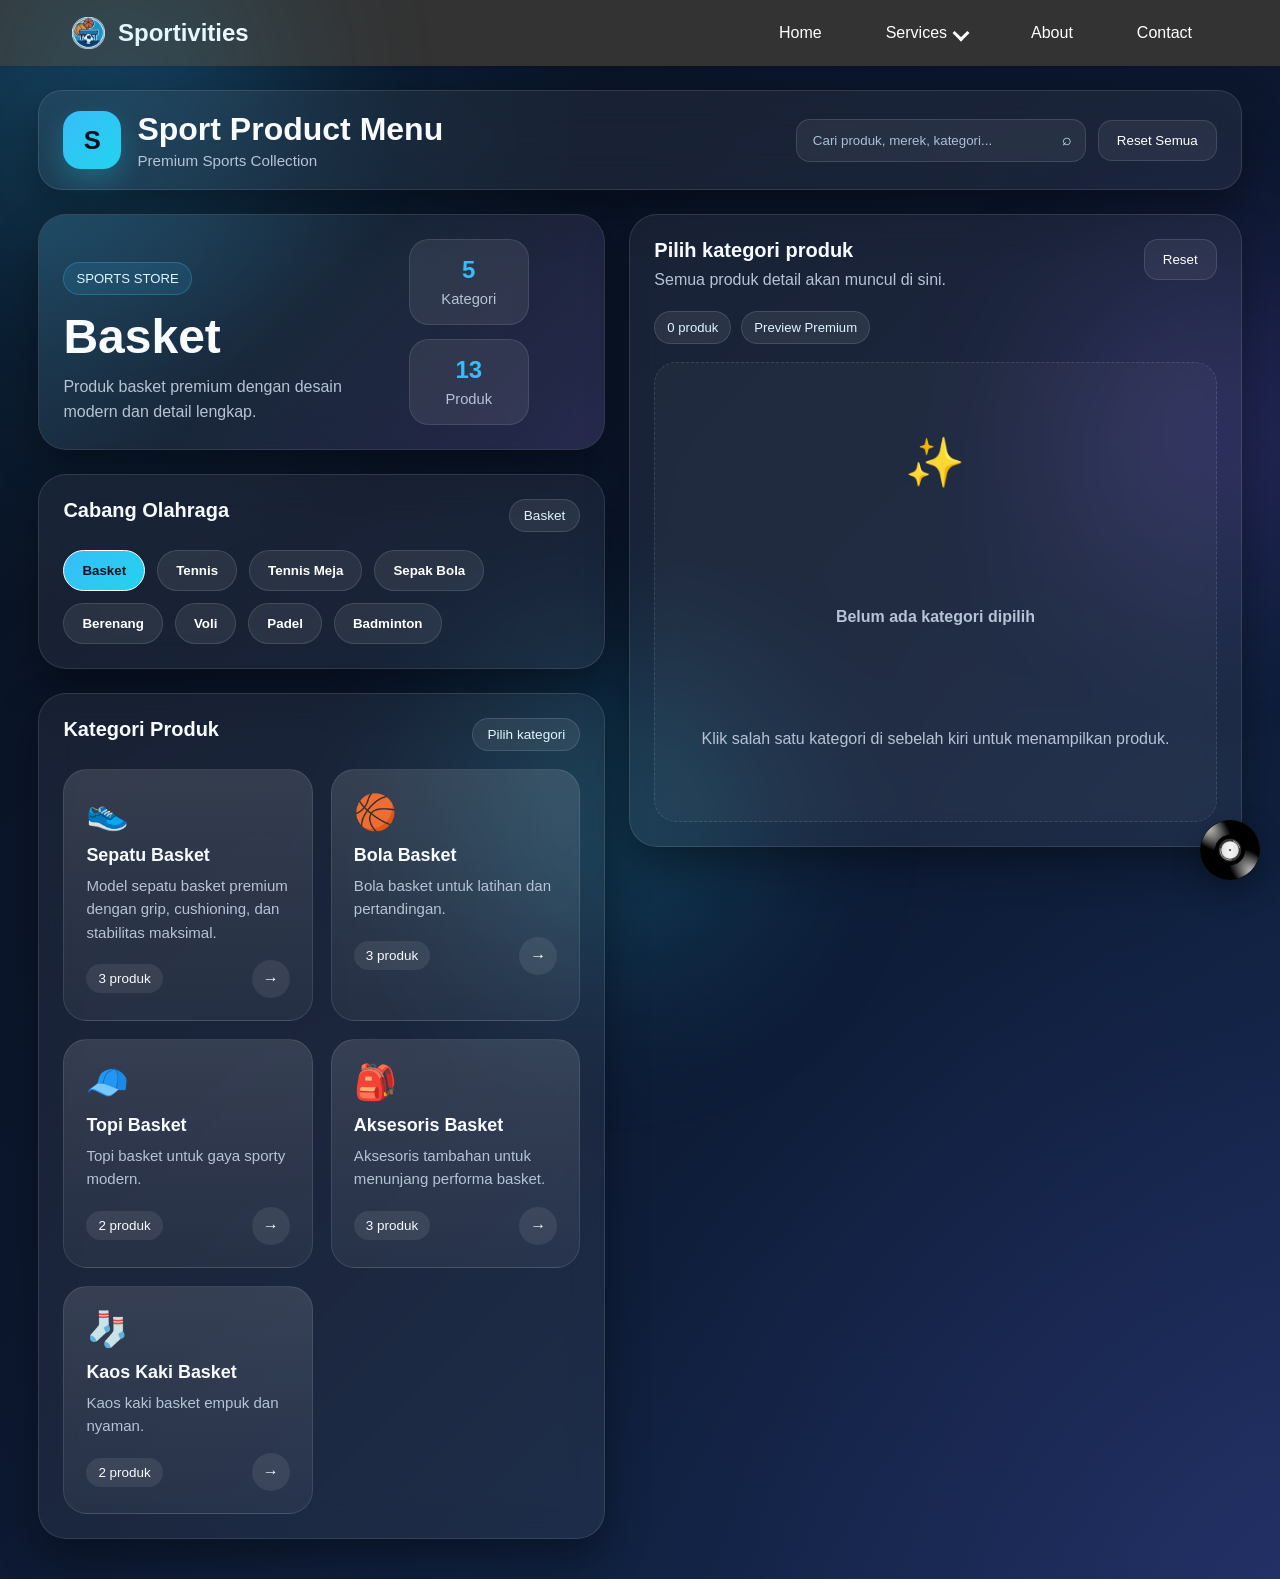
<file: menu.html>
<!DOCTYPE html>
<html lang="id">
<head>
  <meta charset="UTF-8" />
  <meta name="viewport" content="width=device-width, initial-scale=1.0" />
  <title>Menu Produk Olahraga</title>
  <link rel="icon" type="image/png" href="image-removebg-preview.png">
  <link rel="stylesheet" href="menu.css" />
</head>


<body>
<nav class="navbar">
        <div class="nav-container">

            <div class="judul">
                <img class="logo" src="./image-removebg-preview.png">
            Sportivities</div>
            <ul class="nav-menu">
              <li class="nav-item">
                    <a href="index.html" class="nav-link">Home</a>
                </li>
                <li class="nav-item">
                    <a href="#" class="nav-link">
                        Services 
                        <div class="dropdown-arrow"></div>
                    </a>
                    <div class="dropdown">
                        <a href="menu.html" class="dropdown-link">Menu</a>
                        <a href="detail.html" class="dropdown-link">Detail</a>
                        <a href="gallery.html" class="dropdown-link">Gallery</a>
                        <a href="owner.html" class="dropdown-link">Owner</a>
                        <a href="payment.html" class="dropdown-link">Payment</a>
                    </div>
                </li>
                <li class="nav-item">
                    <a href="about.html" class="nav-link">About</a>
                </li>
                <li class="nav-item">
                    <a href="contact html.html" class="nav-link">Contact</a>
                </li>
            </ul>
        </div>
    </nav>


  <div class="bg-orb orb-1"></div>
  <div class="bg-orb orb-2"></div>
  <div class="bg-orb orb-3"></div>

  <header class="topbar">
    <div class="brand">
      <div class="brand-logo">S</div>
      <div>
        <h1>Sport Product Menu</h1>
        <p>Premium Sports Collection</p>
      </div>
    </div>

    <div class="top-actions">
      <div class="search-box">
        <input type="text" id="searchInput" placeholder="Cari produk, merek, kategori..." />
        <span>⌕</span>
      </div>
      <button class="ghost-btn" id="resetAllBtn">Reset Semua</button>
    </div>
  </header>

  <main class="page-wrap">
    <section class="left-side">
      <div class="section-card hero-card">
        <div class="hero-text">
          <span class="small-badge">SPORTS STORE</span>
          <h2 id="sportTitle">Basket</h2>
          <p id="sportSubtitle">Pilih kategori untuk melihat produk detail dengan harga dan gambar.</p>
        </div>
        <div class="hero-stats">
          <div class="stat-box">
            <strong id="categoryCount">5</strong>
            <span>Kategori</span>
          </div>
          <div class="stat-box">
            <strong id="productCount">50</strong>
            <span>Produk</span>
          </div>
        </div>
      </div>

      <div class="section-card">
        <div class="section-head">
          <h3>Cabang Olahraga</h3>
          <span class="soft-pill" id="activeSportName">Basket</span>
        </div>
        <div class="sport-tabs" id="sportTabs"></div>
      </div>

      <div class="section-card">
        <div class="section-head">
          <h3>Kategori Produk</h3>
          <span class="soft-pill" id="currentCategoryInfo">Pilih kategori</span>
        </div>
        <div class="category-grid" id="categoryGrid"></div>
      </div>
    </section>

    <aside class="right-side">
      <div class="section-card sticky-card">
        <div class="detail-header">
          <div>
            <h3 id="detailTitle">Pilih kategori produk</h3>
            <p id="detailSubtitle">Semua produk detail akan muncul di sini.</p>
          </div>
          <button class="ghost-btn" id="closeBtn">Reset</button>
        </div>

        <div class="product-toolbar">
          <div class="toolbar-pill" id="detailCounter">0 produk</div>
          <div class="toolbar-pill">Preview Premium</div>
        </div>


        <div class="product-list" id="productList">
          <div class="empty-state">
            <div class="empty-icon">✨</div>
            <h4>Belum ada kategori dipilih</h4>
            <p>Klik salah satu kategori di sebelah kiri untuk menampilkan produk.</p>
          </div>
        </div>
      </div>
    </aside>
  </main>
<div class="music-widget" id="musicWidget">
    <img src="vinyl-306070_1280.png" class="music-cover" id="musicToggle">

    <div class="music-expanded">
        <div class="music-info">
            <h4>Now Playing</h4>
            <p>Chill Instrumental</p>
        </div>
        <button id="playPause">▶</button>
    </div>
</div>

<audio id="bgMusic" loop>
    <source src="./0425 (1).MP3" type="audio/mpeg">
</audio>
<script>
const music = document.getElementById("bgMusic");
const btn = document.getElementById("playPause");
const cover = document.getElementById("musicToggle");

let isPlaying = false;

function toggleMusic() {
    if (!isPlaying) {
        music.play();
        btn.textContent = "⏸";
        cover.classList.add("playing");
    } else {
        music.pause();
        btn.textContent = "▶";
        cover.classList.remove("playing");
    }
    isPlaying = !isPlaying;
}

// klik cover atau tombol
btn.addEventListener("click", toggleMusic);
cover.addEventListener("click", toggleMusic);

// volume biar halus
music.volume = 0.3;
</script>
  <script>
    const rupiah = (num) => "Rp " + num.toLocaleString("id-ID");

    function createProducts(names, brand, startPrice, imageQuery, desc, images = []) {
  return names.map((name, index) => ({
    name,
    brand,
    price: rupiah(startPrice + (index * 70000)),
    image: images[index] || "gambar/default.png",
    desc
  }));
}

    const data = {
  basket: {
    title: "Basket",
    subtitle: "Produk basket premium dengan desain modern dan detail lengkap.",
    categories: [
      {
        name: "Sepatu Basket",
        icon: "👟",
        desc: "Model sepatu basket premium dengan grip, cushioning, dan stabilitas maksimal.",
        products: createProducts(
          [
            "Nike LeBron Witness 8",
            "Nike Giannis Immortality 3",
            "Nike KD Trey 5 X",
          ],
          "Basket Shoes",
          799000,
          "basket shoes",
          "Sepatu basket untuk grip, cushioning, dan stabilitas maksimal.",
          [
            "gambar/basket/lebron.jpg",
            "gambar/basket/nike-giann.webp",
            "gambar/basket/nike-kd.jpg",
          ]
        ),
      },
      {
        name: "Bola Basket",
        icon: "🏀",
        desc: "Bola basket untuk latihan dan pertandingan.",
        products: createProducts(
          [
            "Molten B7G2000",
            "Molten B7G3800",
            "Molten BG4500",
          ],
          "Basket Ball",
          249000,
          "basket ball",
          "Bola basket dengan grip baik dan pantulan stabil.",
          [
            "gambar/basket/molten-b7g-2.jpg",
            "gambar/basket/molten-b7g-3.jpg",
            "gambar/basket/molten-bg-4.jpg",
          ]
        ),
      },
      {
        name: "Topi Basket",
        icon: "🧢",
        desc: "Topi basket untuk gaya sporty modern.",
        products: createProducts(
          [
            "Nike Club Basketball Cap",
            "Nike Dri-FIT Hoops Cap",
          ],
          "Basket Cap",
          199000,
          "basket cap",
          "Topi basket ringan dan stylish.",
          [
            "gambar/basket/nike-club-basket.avif",
            "gambar/basket/nike-dri-fit-hoops.jpg",
          ]
        ),
      },
      {
        name: "Aksesoris Basket",
        icon: "🎒",
        desc: "Aksesoris tambahan untuk menunjang performa basket.",
        products: createProducts(
          [
            "Nike Elite Backpack",
            "Nike Arm Sleeve",
            "Jordan Wrist Band",
          ],
          "Basket Gear",
          149000,
          "basket accessories",
          "Aksesoris basket untuk latihan dan pertandingan.",
          [
            "gambar/basket/nike-elite-back.avif",
            "gambar/basket/nike-arm-sle.jpg",
            "gambar/basket/jordan-wrist.jpg",
          ]
        ),
      },
      {
        name: "Kaos Kaki Basket",
        icon: "🧦",
        desc: "Kaos kaki basket empuk dan nyaman.",
        products: createProducts(
          [
            "Nike Elite Crew Socks",
            "Nike Everyday Plus Cushioned",
          ],
          "Basket Socks",
          89000,
          "basket socks",
          "Kaos kaki basket dengan cushion nyaman.",
          [
            "gambar/basket/nike-elite-crew-sock.png",
            "gambar/basket/nike-everyday-plus-cush.avif",
          ]
        ),
      },
    ],
  },

  tennis: {
    title: "Tennis",
    subtitle: "Produk tennis dengan tampilan profesional dan premium.",
    categories: [
      {
        name: "Sepatu Tennis",
        icon: "👟",
        desc: "Sepatu tennis dengan support lateral kuat.",
        products: createProducts(
          [
            "NikeCourt Vapor Lite 2",
            "NikeCourt Air Zoom Vapor Pro",
            "Adidas Barricade",
          ],
          "Tennis Shoes",
          999000,
          "tennis shoes",
          "Sepatu untuk stabilitas dan pergerakan cepat.",
          [
            "gambar/basket/nike-court-vapor-lite-2.webp",
            "gambar/basket/nikecourt-airzoom-vapor-pro.jpg",
            "gambar/basket/adidas-barricade.jpg",
          ]
        ),
      },
      {
        name: "Bola Tennis",
        icon: "🎾",
        desc: "Bola tennis original untuk latihan dan pertandingan.",
        products: createProducts(
          [
            "Wilson US Open",
            "Wilson Championship Extra Duty",
            "Dunlop ATP Championship",
          ],
          "Tennis Ball",
          99000,
          "tennis ball",
          "Pantulan stabil dan tahan lama.",
          [
            "gambar/basket/wilson-us-open.jpg",
            "gambar/basket/wilson-championship-ex.jpg",
            "gambar/basket/dunlop-atp-championship.jpg",
          ]
        ),
      },
      {
        name: "Raket Tennis",
        icon: "🎾",
        desc: "Raket tennis untuk kontrol dan power.",
        products: createProducts(
          [
            "Wilson Blade 100",
            "Wilson Clash 100",
            "Babolat Pure Drive",
          ],
          "Tennis Racket",
          1299000,
          "tennis racket",
          "Kombinasi kontrol dan power terbaik.",
          [
            "gambar/basket/wilson-blade100.jpg",
            "gambar/basket/wilson-clash100.jpg",
            "gambar/basket/babolat-pure-drive.jpg",
          ]
        ),
      },
    ],
  },

  "tennis-meja": {
    title: "Tennis Meja",
    subtitle: "Produk indoor premium untuk tennis meja.",
    categories: [
      {
        name: "Sepatu Tennis Meja",
        icon: "👟",
        desc: "Sepatu indoor untuk footwork cepat.",
        products: createProducts(
          [
            "Butterfly Lezoline Rifones",
            "Butterfly Lezoline Unizes",
            "Mizuno Wave Medal 7",
          ],
          "Table Tennis Shoes",
          699000,
          "table tennis shoes",
          "Grip stabil untuk indoor court.",
          [
            "gambar/basket/butterfly-lezoline-riff.jpg",
            "gambar/basket/butterfly-lezoline-uni.jpg",
            "gambar/basket/mizuno_wave_medal_7.jpeg",
          ]
        ),
      },
      {
        name: "Bola Tennis Meja",
        icon: "⚪",
        desc: "Bola pingpong untuk latihan dan turnamen.",
        products: createProducts(
          [
            "DHS D40+ 3 Star",
            "DHS DJ40+ WTT",
            "Nittaku Premium 40+",
          ],
          "Table Tennis Ball",
          29000,
          "table tennis ball",
          "Bola berkualitas tinggi dan stabil.",
          [
            "gambar/basket/dhs-d40+.jpg",
            "gambar/basket/dhs-dj40+.jpg",
            "gambar/basket/nittaku-premium40+.jpg",
          ]
        ),
      },
      {
        name: "Raket Tennis Meja",
        icon: "🏓",
        desc: "Raket untuk kontrol dan spin.",
        products: createProducts(
          [
            "Butterfly Timo Boll ALC",
            "Butterfly Viscaria",
            "Stiga Carbonado 45",
          ],
          "Table Tennis Racket",
          299000,
          "table tennis racket",
          "Raket untuk speed dan spin tinggi.",
          [
            "gambar/basket/butterfly-timoboll-alc.jpg",
            "gambar/basket/butterly-viscaria.jpg",
            "gambar/basket/stiga-carbonado45.jpg",
          ]
        ),
      },
      {
        name: "Kaos Kaki Sport",
        icon: "🧦",
        desc: "Kaos kaki sport nyaman untuk indoor.",
        products: createProducts(
          [
            "Nike Everyday Cushioned",
            "Nike Lightweight Ankle",
            "Adidas Cushioned Socks",
          ],
          "Sport Socks",
          59000,
          "sport socks",
          "Ringan, empuk, dan nyaman.",
          [
            "gambar/basket/nike-everyday-plus-cush.avif",
            "gambar/basket/nike-everyday-lightweight-training-ankle.avif",
            "gambar/basket/adidas-Cushioned_Crew_Socks.avif",
          ]
        ),
      },
    ],
  },

  "sepak-bola": {
    title: "Sepak Bola",
    subtitle: "Produk sepak bola modern untuk latihan dan pertandingan.",
    categories: [
      {
        name: "Sepatu Bola",
        icon: "👟",
        desc: "Sepatu untuk speed dan kontrol.",
        products: createProducts(
          [
            "Nike Mercurial Vapor 15",
            "Nike Phantom GX 2 Academy",
            "Nike Tiempo Legend 10",
          ],
          "Football Shoes",
          899000,
          "football boots",
          "Ringan, cepat, dan presisi.",
          [
            "gambar/basket/nike-mercurial-vapor15.avif",
            "gambar/basket/phantom-gx2.webp",
            "gambar/basket/nike-tiempo-legend10.avif",
          ]
        ),
      },
      {
        name: "Bola Sepak",
        icon: "⚽",
        desc: "Bola sepak original untuk latihan dan pertandingan.",
        products: createProducts(
          [
            "Adidas UCL Competition",
            "Adidas Al Rihla Club",
            "Nike Flight Ball",
          ],
          "Football Ball",
          199000,
          "football ball",
          "Akurasi dan kontrol tinggi.",
          [
            "gambar/basket/adidas-ucl-compete.webp",
            "gambar/basket/adidas-alrihla-club.jpg",
            "gambar/basket/nike-flight-ball.webp",
          ]
        ),
      },
    ],
  },

  berenang: {
    title: "Berenang",
    subtitle: "Produk berenang premium untuk latihan dan rekreasi.",
    categories: [
      {
        name: "Topi Renang",
        icon: "🧢",
        desc: "Topi renang nyaman dan fleksibel.",
        products: createProducts(
          [
            "Speedo Plain Moulded Cap",
            "Speedo Silicone Long Hair Cap",
            "Arena Classic Silicone Cap",
          ],
          "Swim Cap",
          59000,
          "swim cap",
          "Nyaman untuk latihan dan lomba.",
          [
            "gambar/basket/speedo-plain-molded.jpg",
            "gambar/basket/speedo-longhari.jpg",
            "gambar/basket/arena-silicone.jpg",
          ]
        ),
      },
      {
        name: "Kacamata Renang",
        icon: "🥽",
        desc: "Visibilitas tinggi dan anti kabut.",
        products: createProducts(
          [
            "Speedo Biofuse 2.0",
            "Speedo Fastskin Hyper Elite",
            "Arena Cobra Ultra Swipe",
          ],
          "Swim Goggles",
          99000,
          "swimming goggles",
          "Nyaman dan anti bocor.",
          [
            "gambar/basket/speedo-biofuse.jpg",
            "gambar/basket/speedo-fastskin-hyper-elite.jpg",
            "gambar/basket/arena-cobra.jpg",
          ]
        ),
      },
    ],
  },

  voli: {
    title: "Voli",
    subtitle: "Produk voli premium dengan tampilan modern.",
    categories: [
      {
        name: "Sepatu Voli",
        icon: "👟",
        desc: "Untuk jump dan landing stabil.",
        products: createProducts(
          [
            "Asics Sky Elite FF 2",
            "Asics Netburner Ballistic",
            "Mizuno Wave Lightning Z8",
          ],
          "Volleyball Shoes",
          999000,
          "volleyball shoes",
          "Stabil dan ringan.",
          [
            "gambar/basket/asics-ff2.jpg",
            "gambar/basket/asics-netbuyrner.jpg",
            "gambar/basket/mizuno-wave-lightingoing-z8.jpg",
          ]
        ),
      },
      {
        name: "Bola Voli",
        icon: "🏐",
        desc: "Bola voli untuk latihan dan tanding.",
        products: createProducts(
          [
            "Mikasa V200W",
            "Mikasa V300W",
            "Molten V5M5000",
          ],
          "Volleyball",
          179000,
          "volleyball",
          "Grip dan kontrol bagus.",
          [
            "gambar/basket/mikasa-v200.jpg",
            "gambar/basket/mikasa-v300w.jpg",
            "gambar/basket/molten-v5m5000.jpg",
          ]
        ),
      },
      {
        name: "Kaos Kaki Voli",
        icon: "🧦",
        desc: "Nyaman untuk indoor.",
        products: createProducts(
          [
            "Mizuno Crew Socks",
            "Mizuno Mid Socks",
            "Asics Cushion Socks",
          ],
          "Volleyball Socks",
          59000,
          "volleyball socks",
          "Empuk dan breathable.",
          [
            "gambar/basket/mizunocrewsocks.jpg",
            "gambar/basket/mizunomidsocks.jpg",
            "gambar/basket/asicscushionsocks.jpg",
          ]
        ),
      },
    ],
  },

  padel: {
    title: "Padel",
    subtitle: "Produk padel mewah dengan tampilan premium.",
    categories: [
      {
        name: "Sepatu Padel",
        icon: "👟",
        desc: "Stabil untuk movement cepat.",
        products: createProducts(
          [
            "Adidas CourtJam Padel",
            "Adidas SoleMatch Control",
            "Babolat Jet Premura 2",
          ],
          "Padel Shoes",
          999000,
          "padel shoes",
          "Grip kuat dan stabil.",
          [
            "gambar/basket/adidascourtjam.jpg",
            "gambar/basket/adidassolematch.jpg",
            "gambar/basket/babolatjet.jpg",
          ]
        ),
      },
      {
        name: "Bola Padel",
        icon: "🎾",
        desc: "Bola padel dengan bounce stabil.",
        products: createProducts(
          [
            "Head Padel Pro S",
            "Head Padel Team",
            "Bullpadel Premium Pro",
          ],
          "Padel Ball",
          109000,
          "padel ball",
          "Kualitas turnamen.",
          [
            "gambar/basket/headpadelpros.jpg",
            "gambar/basket/headpadelteam.jpg",
            "gambar/basket/bullpadelpremiumpro.jpg",
          ]
        ),
      },
      {
        name: "Raket Padel",
        icon: "🏓",
        desc: "Power dan kontrol tinggi.",
        products: createProducts(
          [
            "Bullpadel Vertex 04",
            "Bullpadel Hack 03",
            "Adidas Metalbone 3.3",
          ],
          "Padel Racket",
          1299000,
          "padel racket",
          "Untuk advanced player.",
          [
            "gambar/basket/bullpadelvertex.webp",
            "gambar/basket/bullpadelhack3.jpg",
            "gambar/basket/adidasmetalbone.jpg",
          ]
        ),
      },
      {
        name: "Kaos Kaki Padel",
        icon: "🧦",
        desc: "Comfort dan ringan.",
        products: createProducts(
          [
            "Bullpadel Crew Socks",
            "Bullpadel Invisible Socks",
            "Babolat Performance Socks",
          ],
          "Padel Socks",
          69000,
          "padel socks",
          "Support maksimal.",
          [
            "gambar/basket/bullpadelcrewsocks.jpg",
            "gambar/basket/bullpadelinvisiblesocsk.jpg",
            "gambar/basket/babolatperformance.jpg",
          ]
        ),
      },
    ],
  },

  badminton: {
    title: "Badminton",
    subtitle: "Produk badminton profesional dengan desain premium.",
    categories: [
      {
        name: "Sepatu Badminton",
        icon: "👟",
        desc: "Footwork cepat dan stabil.",
        products: createProducts(
          [
            "Yonex SHB 65Z3",
            "Yonex Aerus Z2",
            "Li-Ning Saga Lite 3",
          ],
          "Badminton Shoes",
          799000,
          "badminton shoes",
          "Grip dan stabilitas tinggi.",
          [
            "gambar/basket/yonex65z3.jpg",
            "gambar/basket/yonexaerusz2.jpg",
            "gambar/basket/liningsagalite3.jpg",
          ]
        ),
      },
      {
        name: "Shuttlecock",
        icon: "🏸",
        desc: "Untuk latihan dan pertandingan.",
        products: createProducts(
          [
            "Yonex Aerosensa 10",
            "Yonex Aerosensa 20",
            "Yonex Aerosensa 30",
          ],
          "Shuttlecock",
          99000,
          "shuttlecock",
          "Flight stabil.",
          [
            "gambar/basket/yonexaerosensa10.png",
            "gambar/basket/yonex20.jpg",
            "gambar/basket/yonex30.jpg",
          ]
        ),
      },
      {
        name: "Raket Badminton",
        icon: "🎾",
        desc: "Attack dan control.",
        products: createProducts(
          [
            "Yonex Astrox 77 Pro",
            "Yonex Astrox 88D Pro",
            "Yonex Nanoflare 1000Z",
          ],
          "Badminton Racket",
          899000,
          "badminton racket",
          "Power dan speed tinggi.",
          [
            "gambar/basket/yonexastrox77.jpg",
            "gambar/basket/yonexastrox88dpro.jpg",
            "gambar/basket/yonexnanoflare1kz.jpg",
          ]
        ),
      },
      {
        name: "Kaos Kaki Badminton",
        icon: "🧦",
        desc: "Nyaman untuk latihan.",
        products: createProducts(
          [
            "Yonex Crew Socks",
            "Yonex Comfort Socks",
            "Li-Ning Sport Socks",
          ],
          "Badminton Socks",
          59000,
          "badminton socks",
          "Ringan dan empuk.",
          [
            "gambar/basket/yonexcrewsocks.jpg",
            "gambar/basket/yonexcomfort.jpg",
            "gambar/basket/liningbadmintonsocks.jpg",
          ]
        ),
      },
    ],
  },
};
    const sportTabs = document.getElementById("sportTabs");
    const sportTitle = document.getElementById("sportTitle");
    const sportSubtitle = document.getElementById("sportSubtitle");
    const categoryCount = document.getElementById("categoryCount");
    const productCount = document.getElementById("productCount");
    const activeSportName = document.getElementById("activeSportName");
    const currentCategoryInfo = document.getElementById("currentCategoryInfo");
    const categoryGrid = document.getElementById("categoryGrid");
    const detailTitle = document.getElementById("detailTitle");
    const detailSubtitle = document.getElementById("detailSubtitle");
    const detailCounter = document.getElementById("detailCounter");
    const productList = document.getElementById("productList");
    const closeBtn = document.getElementById("closeBtn");
    const searchInput = document.getElementById("searchInput");
    const resetAllBtn = document.getElementById("resetAllBtn");

    let currentSport = "basket";
    let currentCategory = null;

    function getTotalProducts(sportKey) {
      return data[sportKey].categories.reduce((total, cat) => total + cat.products.length, 0);
    }

    function renderTabs() {
      sportTabs.innerHTML = "";
      Object.keys(data).forEach((key) => {
        const btn = document.createElement("button");
        btn.className = "tab-btn" + (key === currentSport ? " active" : "");
        btn.textContent = data[key].title;
        btn.addEventListener("click", () => {
          currentSport = key;
          currentCategory = null;
          renderTabs();
          renderHeaderInfo();
          renderCategories();
          resetDetail();
          animateFade(categoryGrid);
        });
        sportTabs.appendChild(btn);
      });
    }

    function renderHeaderInfo() {
      const sport = data[currentSport];
      sportTitle.textContent = sport.title;
      sportSubtitle.textContent = sport.subtitle;
      categoryCount.textContent = sport.categories.length;
      productCount.textContent = getTotalProducts(currentSport);
      activeSportName.textContent = sport.title;
    }

    function renderCategories() {
      const sport = data[currentSport];
      categoryGrid.innerHTML = "";

      sport.categories.forEach((category) => {
        const card = document.createElement("div");
        card.className = "category-card";
        card.innerHTML = `
          <div class="card-glow"></div>
          <span class="category-icon">${category.icon}</span>
          <h4>${category.name}</h4>
          <p>${category.desc}</p>
          <div class="card-bottom">
            <span>${category.products.length} produk</span>
            <span class="arrow">→</span>
          </div>
        `;

        card.addEventListener("click", () => {
          document.querySelectorAll(".category-card").forEach(el => el.classList.remove("active"));
          card.classList.add("active");
          currentCategory = category;
          currentCategoryInfo.textContent = category.name;
          renderProducts(category, searchInput.value.trim().toLowerCase());
        });

        card.addEventListener("mousemove", (e) => {
          const rect = card.getBoundingClientRect();
          const x = e.clientX - rect.left;
          const y = e.clientY - rect.top;
          const rotateX = ((y - rect.height / 2) / rect.height) * -10;
          const rotateY = ((x - rect.width / 2) / rect.width) * 10;
          card.style.transform = `perspective(900px) rotateX(${rotateX}deg) rotateY(${rotateY}deg) translateY(-8px)`;
        });

        card.addEventListener("mouseleave", () => {
          card.style.transform = "";
        });

        categoryGrid.appendChild(card);
      });
    }

    function renderProducts(category, keyword = "") {
      const filtered = category.products.filter(product =>
        product.name.toLowerCase().includes(keyword) ||
        product.brand.toLowerCase().includes(keyword) ||
        category.name.toLowerCase().includes(keyword)
      );

      detailTitle.textContent = category.name;
      detailSubtitle.textContent = filtered.length > 0
        ? "Menampilkan produk detail lengkap dengan gambar dan harga."
        : "Tidak ada produk yang cocok dengan pencarian.";
      detailCounter.textContent = filtered.length + " produk";

      productList.innerHTML = "";

      if (filtered.length === 0) {
        productList.innerHTML = `
          <div class="empty-state">
            <div class="empty-icon">🔍</div>
            <h4>Produk tidak ditemukan</h4>
            <p>Coba kata kunci lain.</p>
          </div>
        `;
        return;
      }

       filtered.forEach((product, index) => {
  const item = document.createElement("div");
  item.className = "product-card";
  item.innerHTML = `
    <div class="product-image">
      <img 
        src="${product.image}" 
        alt="${product.name}"
        onerror="this.src='gambar/default.png'"
      >
    </div>
    <div class="product-info">
      <span class="brand-tag">${product.brand}</span>
      <h4>${product.name}</h4>
      <div class="price">${product.price}</div>
      <p>${product.desc}</p>
    </div>
  `;
  productList.appendChild(item);

  setTimeout(() => {
    item.classList.add("show");
  }, index * 60);
});
    }

    function resetDetail() {
      currentCategoryInfo.textContent = "Pilih kategori";
      detailTitle.textContent = "Pilih kategori produk";
      detailSubtitle.textContent = "Semua produk detail akan muncul di sini.";
      detailCounter.textContent = "0 produk";
      productList.innerHTML = `
        <div class="empty-state">
          <div class="empty-icon">✨</div>
          <h4>Belum ada kategori dipilih</h4>
          <p>Klik salah satu kategori di sebelah kiri untuk menampilkan produk.</p>
        </div>
      `;
    }

    function createProducts(names, brand, startPrice, imageQuery, desc, images = []) {
  return names.map((name, index) => ({
    name,
    brand,
    price: rupiah(startPrice + (index * 70000)),
    image: images[index] || "LebronW8",
    desc
  }));
}

    function animateFade(element) {
      element.animate(
        [
          { opacity: 0, transform: "translateY(14px)" },
          { opacity: 1, transform: "translateY(0)" }
        ],
        { duration: 450, easing: "cubic-bezier(.2,.8,.2,1)" }
      );
    }

    closeBtn.addEventListener("click", () => {
      currentCategory = null;
      document.querySelectorAll(".category-card").forEach(el => el.classList.remove("active"));
      resetDetail();
    });

    resetAllBtn.addEventListener("click", () => {
      searchInput.value = "";
      currentSport = "basket";
      currentCategory = null;
      renderTabs();
      renderHeaderInfo();
      renderCategories();
      resetDetail();
    });

    searchInput.addEventListener("input", () => {
      if (currentCategory) {
        renderProducts(currentCategory, searchInput.value.trim().toLowerCase());
      }
    });

    document.addEventListener("mousemove", (e) => {
      const x = e.clientX / window.innerWidth;
      const y = e.clientY / window.innerHeight;
      document.querySelector(".orb-1").style.transform = `translate(${x * 30}px, ${y * 18}px)`;
      document.querySelector(".orb-2").style.transform = `translate(${-x * 26}px, ${y * 24}px)`;
      document.querySelector(".orb-3").style.transform = `translate(${x * 15}px, ${-y * 20}px)`;
    });

    renderTabs();
    renderHeaderInfo();
    renderCategories();
    resetDetail();
  </script>
  
</body>
</html>
</file>
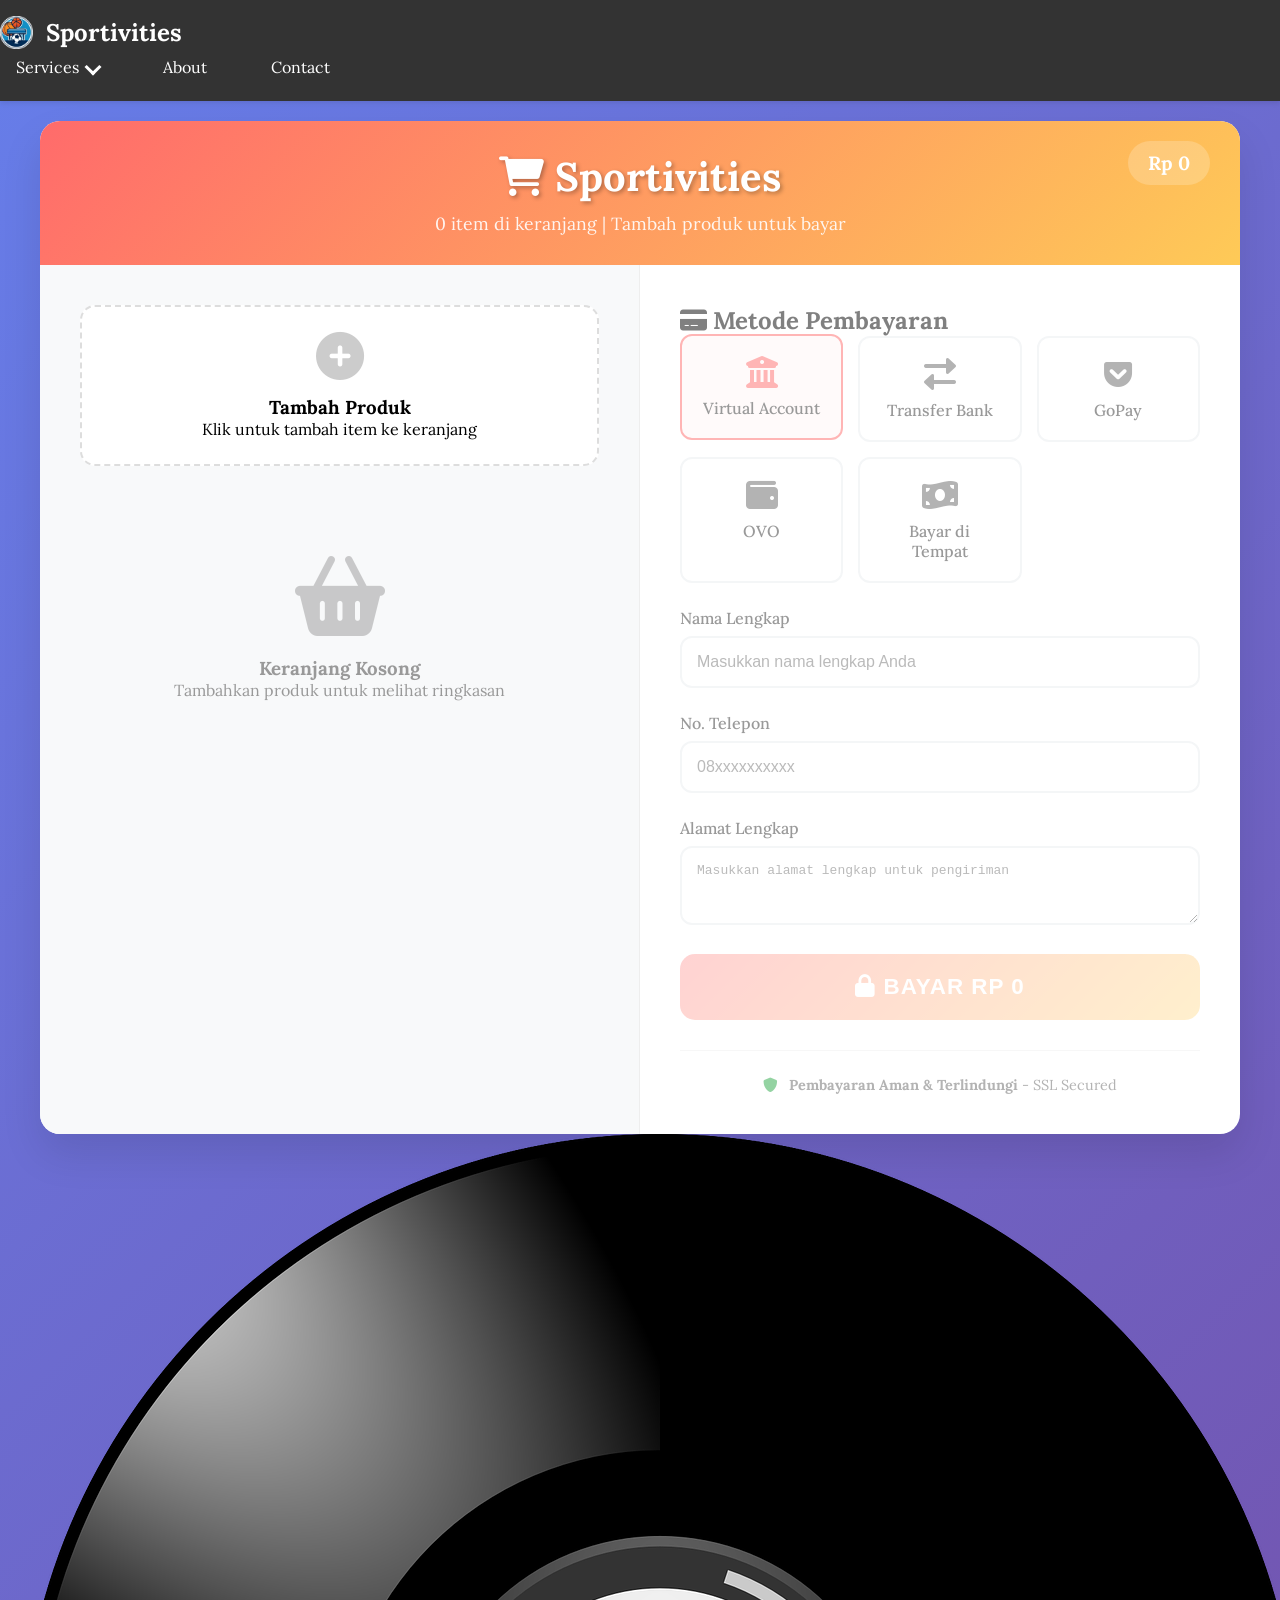
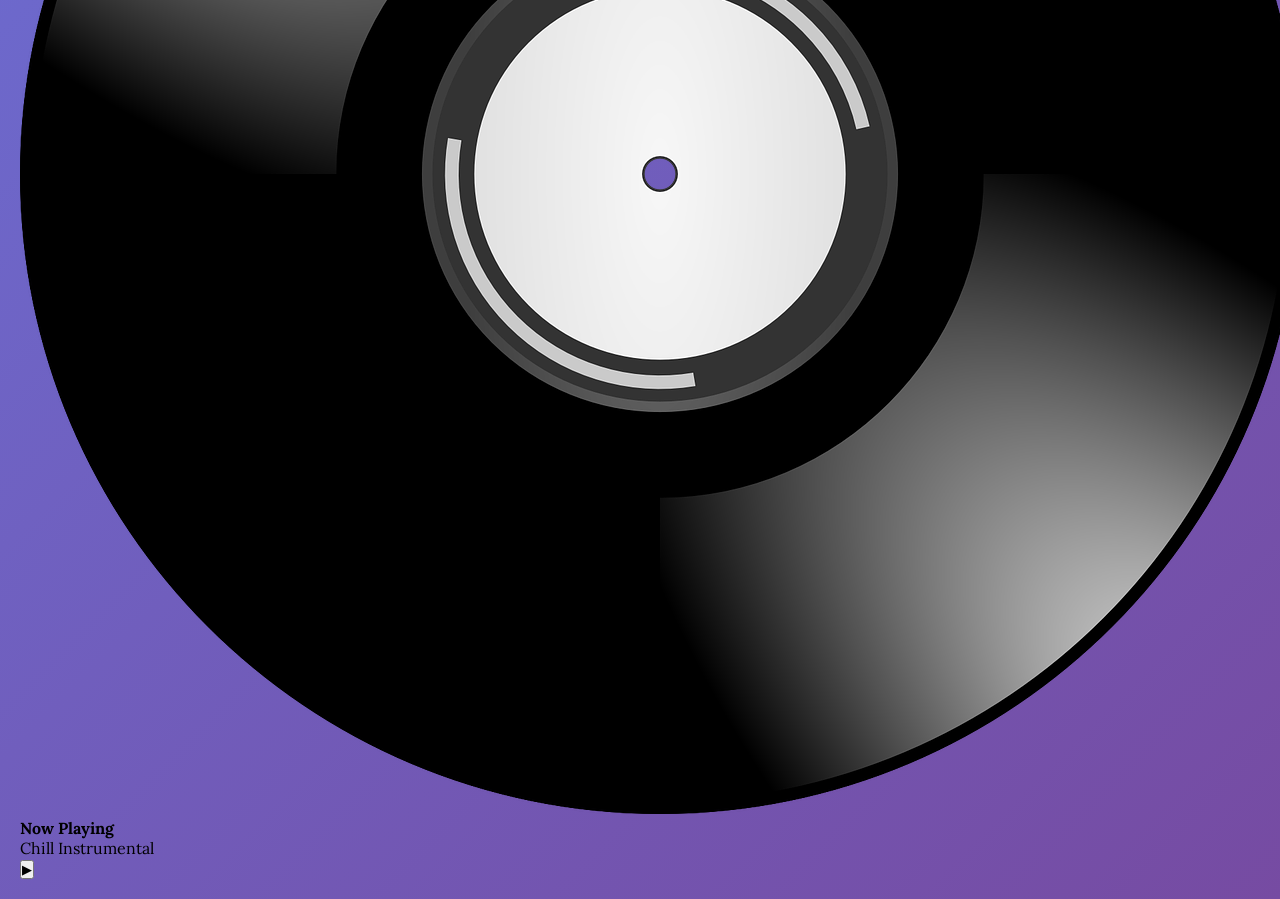
<file: payment html.html>
<!DOCTYPE html>
<html lang="id">
<head>

    <meta charset="UTF-8">
    <meta name="viewport" content="width=device-width, initial-scale=1.0">
    <title>Pembayaran - Sportivities</title>
    <link href="https://cdnjs.cloudflare.com/ajax/libs/font-awesome/6.0.0/css/all.min.css" rel="stylesheet">
      <link rel="preconnect" href="https://fonts.googleapis.com">
    <link rel="preconnect" href="https://fonts.gstatic.com" crossorigin>
    <link href="https://fonts.googleapis.com/css2?family=Lora:ital,wght@0,400;0,500;0,600;0,700;1,400;1,500;1,600;1,700&display=swap" rel="stylesheet">
    <link rel="icon" type="image/png" href="favicon.png">
    
    <style>
        * {
            margin: 0;
            padding: 0;
            box-sizing: border-box;
        }

        body {
            font-family: 'Lora', serif;
            background: linear-gradient(135deg, #667eea 0%, #764ba2 100%);
            min-height: 100vh;
            padding: 0px;
        }

        main {
            padding: 20px;
        }

        .container {
            max-width: 1200px;
            margin: 0 auto;
            background: white;
            border-radius: 20px;
            box-shadow: 0 20px 40px rgba(0,0,0,0.1);
            overflow: hidden;
        }

        .header {
            background: linear-gradient(135deg, #ff6b6b, #feca57);
            padding: 30px;
            text-align: center;
            color: white;
            position: relative;
        }

        .header h1 {
            font-size: 2.5em;
            margin-bottom: 10px;
            text-shadow: 2px 2px 4px rgba(0,0,0,0.3);
        }

        .header p {
            font-size: 1.1em;
            opacity: 0.9;
        }

        .cart-total {
            position: absolute;
            top: 20px;
            right: 30px;
            background: rgba(255,255,255,0.2);
            padding: 10px 20px;
            border-radius: 25px;
            font-weight: bold;
            font-size: 1.2em;
        }

        .content {
            display: grid;
            grid-template-columns: 1fr 1fr;
            gap: 0;
            min-height: 600px;
        }

        .order-summary {
            padding: 40px;
            background: #f8f9fa;
            border-right: 1px solid #eee;
            position: relative;
        }

        .add-product {
            background: white;
            border: 2px dashed #ddd;
            border-radius: 15px;
            padding: 25px;
            text-align: center;
            margin-bottom: 30px;
            cursor: pointer;
            transition: all 0.3s ease;
        }

        .add-product:hover {
            border-color: #ff6b6b;
            background: #fff5f5;
            transform: scale(1.02);
        }

        .add-product i {
            font-size: 3em;
            color: #ccc;
            margin-bottom: 15px;
            display: block;
        }

        .add-product.active i {
            color: #ff6b6b;
        }

        .products-list {
            max-height: 400px;
            overflow-y: auto;
        }

        .product-item {
            display: flex;
            justify-content: space-between;
            align-items: center;
            padding: 15px;
            margin-bottom: 15px;
            background: white;
            border-radius: 12px;
            box-shadow: 0 5px 15px rgba(0,0,0,0.08);
            transition: all 0.3s ease;
        }

        .product-item:hover {
            transform: translateY(-2px);
            box-shadow: 0 8px 25px rgba(0,0,0,0.15);
        }

        .product-left {
            display: flex;
            align-items: center;
            gap: 15px;
        }

        .product-icon {
            width: 50px;
            height: 50px;
            background: linear-gradient(135deg, #ff6b6b, #feca57);
            border-radius: 10px;
            display: flex;
            align-items: center;
            justify-content: center;
            color: white;
            font-size: 1.2em;
        }

        .product-info h4 {
            color: #333;
            margin-bottom: 5px;
        }

        .product-info p {
            color: #666;
            font-size: 0.9em;
        }

        .product-qty {
            display: flex;
            align-items: center;
            gap: 10px;
            background: #f8f9fa;
            padding: 5px 12px;
            border-radius: 20px;
            font-size: 0.9em;
        }

        .qty-btn {
            width: 25px;
            height: 25px;
            border: none;
            background: #ff6b6b;
            color: white;
            border-radius: 50%;
            cursor: pointer;
            display: flex;
            align-items: center;
            justify-content: center;
            font-size: 0.8em;
            transition: all 0.2s ease;
        }

        .qty-btn:hover {
            background: #e55a5a;
            transform: scale(1.1);
        }

        .product-price {
            font-size: 1.2em;
            font-weight: bold;
            color: #ff6b6b;
        }

        .delete-product {
            background: #ff4757;
            border: none;
            color: white;
            width: 30px;
            height: 30px;
            border-radius: 50%;
            cursor: pointer;
            display: flex;
            align-items: center;
            justify-content: center;
            font-size: 0.9em;
            transition: all 0.2s ease;
        }

        .delete-product:hover {
            background: #ff3742;
            transform: scale(1.1);
        }

        .total {
            margin-top: 25px;
            padding: 25px;
            background: white;
            border-radius: 15px;
            box-shadow: 0 5px 15px rgba(0,0,0,0.08);
        }

        .total-row {
            display: flex;
            justify-content: space-between;
            margin-bottom: 12px;
            font-size: 1.1em;
            padding-bottom: 10px;
            border-bottom: 1px solid #eee;
        }

        .total-row:last-child {
            border-bottom: none;
            font-size: 1.4em;
            padding-top: 15px;
            margin-top: 10px;
        }

        .total-amount {
            font-size: 2em;
            font-weight: bold;
            color: #ff6b6b;
        }

        .empty-cart {
            text-align: center;
            padding: 60px 20px;
            color: #999;
        }

        .empty-cart i {
            font-size: 5em;
            margin-bottom: 20px;
            opacity: 0.5;
        }

        .payment-form {
            padding: 40px;
            opacity: 0.5;
            pointer-events: none;
            transition: all 0.3s ease;
        }

        .payment-form.active {
            opacity: 1;
            pointer-events: all;
        }

        .form-group {
            margin-bottom: 25px;
        }

        .form-group label {
            display: block;
            margin-bottom: 8px;
            color: #333;
            font-weight: 500;
        }

        .form-group input,
        .form-group textarea {
            width: 100%;
            padding: 15px;
            border: 2px solid #e9ecef;
            border-radius: 12px;
            font-size: 1em;
            transition: all 0.3s ease;
        }

        .form-group input:focus,
        .form-group textarea:focus {
            outline: none;
            border-color: #ff6b6b;
            box-shadow: 0 0 0 3px rgba(255,107,107,0.1);
        }

        .payment-methods {
            display: grid;
            grid-template-columns: repeat(auto-fit, minmax(150px, 1fr));
            gap: 15px;
            margin-bottom: 25px;
        }

        .payment-option {
            padding: 20px;
            border: 2px solid #e9ecef;
            border-radius: 12px;
            text-align: center;
            cursor: pointer;
            transition: all 0.3s ease;
        }

        .payment-option:hover,
        .payment-option.active {
            border-color: #ff6b6b;
            background: #fff5f5;
            transform: translateY(-2px);
        }

        .payment-option i {
            font-size: 2em;
            color: #666;
            margin-bottom: 10px;
            display: block;
        }

        .payment-option.active i {
            color: #ff6b6b;
        }

        .payment-option span {
            display: block;
            font-weight: 500;
            color: #333;
        }

        .btn-pay {
            width: 100%;
            padding: 20px;
            background: linear-gradient(135deg, #ff6b6b, #feca57);
            color: white;
            border: none;
            border-radius: 15px;
            font-size: 1.4em;
            font-weight: bold;
            cursor: pointer;
            transition: all 0.3s ease;
            text-transform: uppercase;
            letter-spacing: 1px;
            position: relative;
            overflow: hidden;
        }

        .btn-pay:hover {
            transform: translateY(-3px);
            box-shadow: 0 15px 35px rgba(255,107,107,0.4);
        }

        .btn-pay:active {
            transform: translateY(-1px);
        }

        .btn-pay:disabled {
            opacity: 0.6;
            cursor: not-allowed;
            transform: none;
        }

        .security-info {
            text-align: center;
            margin-top: 30px;
            padding-top: 25px;
            border-top: 1px solid #eee;
            color: #666;
            font-size: 0.9em;
        }

        .security-info i {
            color: #28a745;
            margin-right: 8px;
        }

        @media (max-width: 768px) {
            .content {
                grid-template-columns: 1fr;
            }

            .order-summary,
            .payment-form {
                border-right: none;
                border-bottom: 1px solid #eee;
            }

            .header h1 {
                font-size: 2em;
            }

            .cart-total {
                position: static;
                margin-top: 15px;
                background: rgba(255,255,255,0.3);
            }
        }

        @media (max-width: 480px) {
            .payment-methods {
                grid-template-columns: 1fr;
            }
        }

           /* Navbar Styles */
        .navbar {
            background-color: #333;
            padding: 1rem 0;
            box-shadow: 0 2px 5px rgba(0,0,0,0.1);
            margin-bottom: 0 ; 
        }w

        .nav-container {
            max-width: 1200px;
            margin: 0 auto;
            display: flex;
            justify-content: space-between;
            align-items: center;
            padding: 0 2rem;
        }

  .judul {
    display: flex;              /* ✅ Flexbox untuk align */
    align-items: center;        /* ✅ Vertical center */
    gap: 8px;                   /* ✅ Space antar logo & text */
    color: white;
    font-size: 1.5rem;
    font-weight: bold;
    gap: 13px;
}

.logo {
    width: 33px;                /* ✅ Fixed size */
    height: 33px;
    object-fit: contain;        /* ✅ Perfect image fit */
    flex-shrink: 0;             /* ✅ Jangan mengecil */
}

        .nav-menu {
            display: flex;
            list-style: none;
            gap: 2rem;
        }

        .nav-item {
            position: relative;
        }

        .nav-link {
            color: white;
            text-decoration: none;
            padding: 0.5rem 1rem;
            display: flex;
            align-items: center;
            gap: 0.5rem;
            transition: color 0.3s ease;
        }

        .nav-link:hover {
            color: #ffd700;
        }

        /* Arrow styling */
        .dropdown-arrow {
            border: solid white;
            border-width: 0 3px 3px 0;
            padding: 3px;
            transform: rotate(45deg);
            transition: transform 0.3s ease;
            width: 12px;
            height: 12px;
        }

        .nav-item:hover .dropdown-arrow {
            transform: rotate(-135deg);
        }

        /* Dropdown Menu */
        .dropdown {
            position: absolute;
            top: 100%;
            left: 0;
            background-color: white;
            min-width: 200px;
            box-shadow: 0 8px 16px rgba(0,0,0,0.2);
            z-index: 1000;
            opacity: 0;
            visibility: hidden;
            transform: translateY(-10px);
            transition: all 0.3s ease;
            border-radius: 8px;
            overflow: hidden;
        }

        .nav-item:hover .dropdown {
            opacity: 1;
            visibility: visible;
            transform: translateY(0);
        }

        .dropdown-link {
            color: #333;
            padding: 1rem 1.5rem;
            text-decoration: none;
            display: block;
            transition: background-color 0.3s ease;
        }

        .dropdown-link:hover {
            background-color: #f1f1f1;
            color: #333;
        }

        /* Responsive */
        @media (max-width: 768px) {
            .nav-menu {
                flex-direction: column;
                position: absolute;
                top: 100%;
                left: 0;
                width: 100%;
                background-color: #333;
                gap: 0;
            }

            .nav-item {
                width: 100%;
            }

            .dropdown {
                position: static;
                box-shadow: none;
                background-color: #444;
            }

            .nav-item:hover .dropdown {
                opacity: 1;
                visibility: visible;
                transform: none;
            }
        }

    </style>

 <nav class="navbar">
        <div class="nav-container">

            <div class="judul">
                <img class="logo" src="favicon.png">
            Sportivities</div>
            <ul class="nav-menu">
                <li class="nav-item">
                    <a href="#" class="nav-link">
                        Services 
                        <div class="dropdown-arrow"></div>
                    </a>
                    <div class="dropdown">
                        <a href="menu.html" class="dropdown-link">Menu</a>
                        <a href="detail.html" class="dropdown-link">Detail</a>
                        <a href="gallery.html" class="dropdown-link">Gallery</a>
                        <a href="owner.html" class="dropdown-link">Owner</a>
                        <a href="payment.html" class="dropdown-link">Payment</a>
                    </div>
                </li>
                <li class="nav-item">
                    <a href="#about" class="nav-link">About</a>
                </li>
                <li class="nav-item">
                    <a href="#contact" class="nav-link">Contact</a>
                </li>
            </ul>
        </div>
    </nav>

</head>
<body>
<main>

    <div class="container">
        <div class="header">
            <div class="cart-total" id="cartTotal">Rp 0</div>
            <h1><i class="fas fa-shopping-cart"></i> Sportivities</h1>
            <p><span id="itemCount">0</span> item di keranjang | Tambah produk untuk bayar</p>
        </div>

        <div class="content">
            <div class="order-summary">
                <div class="add-product" id="addProduct">
                    <i class="fas fa-plus-circle"></i>
                    <h3>Tambah Produk</h3>
                    <p>Klik untuk tambah item ke keranjang</p>
                </div>

                <div class="products-list" id="productsList">
                    <div class="empty-cart">
                        <i class="fas fa-shopping-basket"></i>
                        <h3>Keranjang Kosong</h3>
                        <p>Tambahkan produk untuk melihat ringkasan</p>
                    </div>
                </div>

                <div class="total" id="totalSection" style="display: none;">
                    <div class="total-row">
                        <span>Total Belanja</span>
                        <span id="subtotal">Rp 0</span>
                    </div>
                    <div class="total-row">
                        <span>Ongkir</span>
                        <span id="ongkir">Rp 0</span>
                    </div>
                    <div class="total-row">
                        <span class="total-amount">Total Bayar</span>
                        <span class="total-amount" id="grandTotal">Rp 0</span>
                    </div>
                </div>
            </div>

            <div class="payment-form" id="paymentForm">
                <h2 class="section-title">
                    <i class="fas fa-credit-card"></i>
                    Metode Pembayaran
                </h2>

                <div class="payment-methods">
                    <div class="payment-option active" data-method="va">
                        <i class="fas fa-university"></i>
                        <span>Virtual Account</span>
                    </div>
                    <div class="payment-option" data-method="transfer">
                        <i class="fas fa-exchange-alt"></i>
                        <span>Transfer Bank</span>
                    </div>
                    <div class="payment-option" data-method="gopay">
                        <i class="fab fa-get-pocket"></i>
                        <span>GoPay</span>
                    </div>
                    <div class="payment-option" data-method="ovo">
                        <i class="fas fa-wallet"></i>
                        <span>OVO</span>
                    </div>
                    <div class="payment-option" data-method="cod">
                        <i class="fas fa-money-bill-wave"></i>
                        <span>Bayar di Tempat</span>
                    </div>
                </div>

                <form id="paymentFormEl">
                    <div class="form-group">
                        <label>Nama Lengkap</label>
                        <input type="text" id="customerName" placeholder="Masukkan nama lengkap Anda" required>
                    </div>

                    <div class="form-group">
                        <label>No. Telepon</label>
                        <input type="tel" id="phone" placeholder="08xxxxxxxxxx" required>
                    </div>

                    <div class="form-group">
                        <label>Alamat Lengkap</label>
                        <textarea id="address" rows="3" placeholder="Masukkan alamat lengkap untuk pengiriman" required></textarea>
                    </div>

                    <button type="submit" class="btn-pay" disabled id="payBtn">
                        <i class="fas fa-lock"></i> BAYAR Rp 0
                    </button>
                </form>

                <div class="security-info">
                    <i class="fas fa-shield-alt"></i>
                    <strong>Pembayaran Aman & Terlindungi</strong> - SSL Secured
                </div>
            </div>
        </div>
    </div>
    <div class="music-widget" id="musicWidget">
    <img src="vinyl-306070_1280.png" class="music-cover" id="musicToggle">

    <div class="music-expanded">
        <div class="music-info">
            <h4>Now Playing</h4>
            <p>Chill Instrumental</p>
        </div>
        <button id="playPause">▶</button>
    </div>
</div>

<audio id="bgMusic" loop>
    <source src="./0425 (1).MP3" type="audio/mpeg">
</audio>
<script>
const music = document.getElementById("bgMusic");
const btn = document.getElementById("playPause");
const cover = document.getElementById("musicToggle");

let isPlaying = false;

function toggleMusic() {
    if (!isPlaying) {
        music.play();
        btn.textContent = "⏸";
        cover.classList.add("playing");
    } else {
        music.pause();
        btn.textContent = "▶";
        cover.classList.remove("playing");
    }
    isPlaying = !isPlaying;
}

// klik cover atau tombol
btn.addEventListener("click", toggleMusic);
cover.addEventListener("click", toggleMusic);

// volume biar halus
music.volume = 0.3;
</script>

    <script>
        let cart = [];
        let productTemplates = [
            { id: 1, name: 'Topi Baseball', price: 89000, icon: '👒' },
            { id: 2, name: 'Kaos Kaki Sport', price: 45000, icon: '🧦' },
            { id: 3, name: 'Sepatu Running', price: 299000, icon: '👟' },
            { id: 4, name: 'Bola Voli', price: 175000, icon: '🏐' },
            { id: 5, name: 'Jersey Basket', price: 249000, icon: '👕' },
            { id: 6, name: 'Bola Futsal', price: 125000, icon: '⚽' },
            { id: 7, name: 'Rakét Badminton', price: 350000, icon: '🏸' }
        ];

        // Format Rupiah
        function formatRupiah(angka) {
            return new Intl.NumberFormat('id-ID', {
                style: 'currency',
                currency: 'IDR',
                minimumFractionDigits: 0
            }).format(angka);
        }

        // Update Cart Display
        function updateCart() {
            const productsList = document.getElementById('productsList');
            const totalSection = document.getElementById('totalSection');
            const paymentForm = document.getElementById('paymentForm');
            const payBtn = document.getElementById('payBtn');
            const itemCount = document.getElementById('itemCount');
            const cartTotal = document.getElementById('cartTotal');
        }

            if (cart.length === 0) {
                productsList.innerHTML = `
                    <div class="empty-cart">
                        <i class="fas fa-shopping-basket"></i>
                        <h3>Keranjang Kosong</h3>
                        <p>Tambahkan produk untuk melihat ringkasan</p>
                    </div>
                `;
                totalSection.style.display = 'none';
                paymentForm.classList.remove('active');
                payBtn.disabled = true;
                payBtn.innerHTML = '<i class="fas fa-lock"></i> BAYAR Rp 0';
                itemCount.textContent = '0';
                cartTotal.textContent = 'Rp 0';
                return;
            }

            // Show products
            productsList.innerHTML = cart.map((item, index) => `
    <div class="product-item" data-index="${index}">
        <div class="product-left">
            <div class="product-icon">${item.icon}</div>
            <div class="product-info">
                <h4>${item.name}</h4>
                <p>${formatRupiah(item.price)} × ${item.qty}</p>
            </div>
        </div>
        <div style="display: flex; align-items: center; gap: 15px;">
            <div class="product-qty">
                <button class="qty-btn" onclick="changeQty(${index}, -1)">−</button>
                <span>${item.qty}</span>
                <button class="qty-btn" onclick="changeQty(${index}, 1)">+</button>
            </div>
            <div class="product-price">${formatRupiah(item.price * item.qty)}</div>
            <button class="delete-product" onclick="removeItem(${index})">
                <i class="fas fa-trash"></i>
            </button>
        </div>
    </div>
`).join("");
            </script>
        
 </body>
 </html>
</file>
<file: index css.css>
/* RESET */
* {
    margin: 0;
    padding: 0;
    box-sizing: border-box;
}

body {
    font-family: 'Lora', serif;
    scroll-behavior: smooth;
    overflow-x: hidden;
}

/* NAVBAR (TIDAK DIUBAH) */
.navbar {
    position: fixed;
    top: 0;
    width: 100%;
    background: rgba(17, 17, 17, 0.95);
    backdrop-filter: blur(10px);
    z-index: 1000;
    padding: 1rem 0;
}

.nav-container {
    max-width: 1200px;
    margin: 0 auto;
    display: flex;
    justify-content: space-between;
    align-items: center;
    padding: 0 20px;
}

.logo {
    font-size: 1.8rem;
    font-weight: 700;
    color: white;
}

.judul {
    display: flex;
    align-items: center;
    gap: 8px;
    color: white;
    font-size: 1.5rem;
    font-weight: bold;
    gap: 13px;
}

.logo{
    width: 33px;
    height:33px;
    object-fit: contain;
    flex-shrink:0;
}

.nav-menu {
    display: flex;
    list-style: none;
    gap: 2rem;
}

.nav-item {
    position: relative;
}

.nav-link {
    color: white;
    text-decoration: none;
    font-weight: 500;
    transition: color 0.3s;
}

.nav-link:hover {
    color: #ffd700;
}

.nav-link.active {
    color: #ffd700;
    font-weight: bold;
}

/* DROPDOWN (TIDAK DIUBAH) */
.dropdown-arrow {
    border: solid white;
    border-width: 0 3px 3px 0;
    padding: 3px;
    transform: rotate(45deg);
    transition: 0.3s;
    display: inline-block;
    margin-left: 8px;
}

.nav-item:hover .dropdown-arrow {
    transform: rotate(-135deg);
}

.dropdown {
    position: absolute;
    top: 100%;
    left: 0;
    background-color: white;
    min-width: 200px;
    box-shadow: 0 8px 20px rgba(0,0,0,0.2);
    border-radius: 10px;
    opacity: 0;
    visibility: hidden;
    transform: translateY(-10px);
    transition: 0.3s;
}

.nav-item:hover .dropdown {
    opacity: 1;
    visibility: visible;
    transform: translateY(0);
}

.dropdown-link {
    color: #333;
    padding: 1rem;
    display: block;
    text-decoration: none;
}

.dropdown-link:hover {
    background: #f1f1f1;
}

/* HERO - IMPROVED */
.hero {
    height: 100vh;
    background: linear-gradient(135deg, #0a0a0a 0%, #1a1a2e 50%, #16213e 100%);
    color: white;
    display: flex;
    align-items: center;
    justify-content: center;
    position: relative;
    overflow: hidden;
    padding-top: 80px;
}

.hero::before {
    content: '';
    position: absolute;
    top: 0;
    left: 0;
    right: 0;
    bottom: 0;
    background: 
        radial-gradient(circle at 20% 80%, rgba(120,119,198,0.3) 0%, transparent 50%),
        radial-gradient(circle at 80% 20%, rgba(255,119,198,0.3) 0%, transparent 50%),
        radial-gradient(circle at 40% 40%, rgba(120,219,255,0.3) 0%, transparent 50%);
    animation: heroFloat 20s ease-in-out infinite;
    z-index: 1;
}

@keyframes heroFloat {
    0%, 100% { transform: translateY(0px) rotate(0deg); }
    33% { transform: translateY(-20px) rotate(1deg); }
    66% { transform: translateY(-10px) rotate(-1deg); }
}

.hero-content {
    text-align: center;
    z-index: 2;
    position: relative;
    max-width: 800px;
    animation: fadeInUp 1s ease-out;
}

@keyframes fadeInUp {
    from {
        opacity: 0;
        transform: translateY(30px);
    }
    to {
        opacity: 1;
        transform: translateY(0);
    }
}

.hero h1 {
    font-size: clamp(40px, 8vw, 70px);
    font-weight: 700;
    margin-bottom: 1rem;
    background: linear-gradient(45deg, #ffd700, #ffed4a, #ffffff);
    -webkit-background-clip: text;
    -webkit-text-fill-color: transparent;
    background-clip: text;
}

.hero p {
    font-size: clamp(18px, 3vw, 24px);
    margin-bottom: 2rem;
    opacity: 0.9;
}

.cta-button {
    display: inline-flex;
    align-items: center;
    gap: 12px;
    background: linear-gradient(45deg, #ffd700, #ffed4a);
    color: #111;
    padding: 18px 40px;
    text-decoration: none;
    border-radius: 50px;
    font-weight: 600;
    font-size: 18px;
    transition: all 0.3s ease;
    box-shadow: 0 10px 30px rgba(255, 215, 0, 0.4);
    animation: pulse 2s infinite;
}

.cta-button:hover {
    transform: translateY(-3px);
    box-shadow: 0 20px 40px rgba(255, 215, 0, 0.6);
}

@keyframes pulse {
    0% { box-shadow: 0 10px 30px rgba(255, 215, 0, 0.4); }
    50% { box-shadow: 0 10px 30px rgba(255, 215, 0, 0.7); }
    100% { box-shadow: 0 10px 30px rgba(255, 215, 0, 0.4); }
}

.hero-particles {
    position: absolute;
    width: 100%;
    height: 100%;
    pointer-events: none;
    z-index: 1;
}

.particle {
    position: absolute;
    width: 4px;
    height: 4px;
    background: rgba(255, 215, 0, 0.6);
    border-radius: 50%;
    animation: float 6s infinite linear;
}

.particle:nth-child(1) { left: 10%; animation-delay: 0s; }
.particle:nth-child(2) { left: 20%; animation-delay: 1s; }
.particle:nth-child(3) { left: 80%; animation-delay: 2s; }
.particle:nth-child(4) { left: 90%; animation-delay: 3s; }
.particle:nth-child(5) { left: 30%; animation-delay: 4s; }

@keyframes float {
    0% { transform: translateY(100vh) rotate(0deg); opacity: 0; }
    10% { opacity: 1; }
    90% { opacity: 1; }
    100% { transform: translateY(-100px) rotate(360deg); opacity: 0; }
}

/* CONTAINER */
.container {
    max-width: 1200px;
    margin: 0 auto;
    padding: 0 20px;
}

/* SECTION */
section {
    padding: 120px 0;
}

.section-title {
    font-size: clamp(32px, 5vw, 48px);
    font-weight: 700;
    text-align: center;
    margin-bottom: 4rem;
    background: linear-gradient(45deg, #ffffff, #ffd700);
    -webkit-background-clip: text;
    -webkit-text-fill-color: transparent;
    background-clip: text;
    position: relative;
}

.section-title::after {
    content: '';
    position: absolute;
    bottom: -10px;
    left: 50%;
    transform: translateX(-50%);
    width: 80px;
    height: 4px;
    background: linear-gradient(45deg, #ffd700, #ffed4a);
    border-radius: 2px;
}
.footer {
    background: #0f172a;
    color: white;
    padding: 60px 20px;
}

.footer-container {
    max-width: 1200px;
    margin: auto;
    display: grid;
    grid-template-columns: repeat(auto-fit, minmax(220px, 1fr));
    gap: 40px;
}

/* JUDUL */
.footer h2,
.footer h3 {
    margin-bottom: 15px;
}

/* TEXT */
.footer p {
    color: #cbd5f5;
    font-size: 14px;
}

/* LINK */
.footer a {
    display: block;
    color: #cbd5f5;
    text-decoration: none;
    margin: 6px 0;
    transition: 0.3s;
}

.footer a:hover {
    color: #ffd700;
}

/* SOCIAL ICON */
.socials {
    margin-top: 10px;
}

.socials a {
    display: inline-block;
    margin-right: 10px;
    background: #1e293b;
    padding: 10px;
    border-radius: 8px;
    color: white;
}

.socials a:hover {
    background: #ffd700;
    color: black;
}

.music-widget {
    position: fixed;
    bottom: 20px;
    right: 20px;
    will-change: transform;
    height: 60px;
    width: 60px;
    background: #111;
    border-radius: 50px;
    display: flex;
    align-items: center;
    overflow: hidden;
    transition: all 0.4s ease;
    z-index: 9999;
    box-shadow: 0 10px 30px rgba(0,0,0,0.3);
}

/* expand saat hover */
.music-widget:hover {
    width: 265px;
}

/* gambar bulat */
.music-cover {
    width: 60px;
    height: 60px;
    border-radius: 50%;
    object-fit: cover;
    cursor: pointer;
}

/* bagian dalam */
.music-expanded {
    display: flex;
    align-items: center;
    justify-content: space-between;
    width: 200px;
    padding: 0 15px;
    color: white;
    opacity: 0;
    transition: 0.3s;
}

/* muncul saat hover */
.music-widget:hover .music-expanded {
    opacity: 1;
}

/* text */
.music-info h4 {
    font-size: 0.9rem;
    margin: 0;
}

.music-info p {
    font-size: 0.75rem;
    color: #ccc;
    margin: 0;
}

/* tombol */
#playPause {
    background: #3b82f6;
    border: none;
    color: white;
    border-radius: 50%;
    width: 35px;
    height: 35px;
    cursor: pointer;
}

.music-cover.playing {
    animation: spin 5s linear infinite;
}

@keyframes spin {
    from { transform: rotate(0); }
    to { transform: rotate(360deg); }
}
</file>
<file: about.css>
* {
    margin: 0;
    padding: 0;
    box-sizing: border-box;
}

* {
    transition: all 0.3s ease;
}

body {
    font-family: 'Lora', serif;
    line-height: 1.6;
    color: #333;

    
}

.about-section {
    padding: 100px 0;
    background: linear-gradient(135deg, #f8f9fa 0%, #e9ecef 100%);
    min-height: 200vh;
    display: block;
    align-items: center;
}

html, body {
    overflow-x: hidden;
    overflow-y: auto;
}

.container {
    max-width: 1200px;
    margin: 0 auto;
    padding: 0 20px;
}

.row {
    display: flex;
    flex-wrap: wrap;
    margin: 0 -20px;
}

.col-lg-6 {
    flex: 0 0 50%;
    max-width: 50%;
    padding: 0 20px;
}

@media (max-width: 991px) {
    .col-lg-6 {
        flex: 0 0 100%;
        max-width: 100%;
    }
    
    .row {
        flex-direction: column-reverse;
    }
}

.align-items-center {
    align-items: center;
}

.mb-4 { margin-bottom: 1.5rem; }
.mb-lg-0 { margin-bottom: 0; }

.about-image {
    width: 100%;
    height: 500px;
    object-fit: cover;
    border-radius: 20px;
    box-shadow: 0 25px 50px rgba(0,0,0,0.15);
    transition: transform 0.3s ease, box-shadow 0.3s ease;
}

.about-image:hover {
    transform: translateY(-10px);
    box-shadow: 0 35px 70px rgba(0,0,0,0.2);
}

.about-content h2 {
    font-size: clamp(2.2rem, 4vw, 3.5rem);
    font-weight: 700;
    color: #1e3a8a;
    margin-bottom: 1.5rem;
    line-height: 1.2;
}

.about-content .lead {
    font-size: 1.25rem;
    color: #4b5563;
    margin-bottom: 2rem;
    font-weight: 400;
}

.features-grid {
    display: grid;
    grid-template-columns: repeat(auto-fit, minmax(280px, 1fr));
    gap: 1.5rem;
    margin-bottom: 2rem;
}

.feature-box {
    background: white;
    padding: 1.5rem;
    border-radius: 15px;
    box-shadow: 0 10px 30px rgba(0,0,0,0.08);
    transition: all 0.3s ease;
    border-left: 4px solid #3b82f6;
    display: flex;
    gap: 1rem;
}

.feature-box:hover {
    transform: translateY(-5px);
    box-shadow: 0 20px 40px rgba(0,0,0,0.12);
}

.feature-box i {
    background: linear-gradient(135deg, #3b82f6, #1d4ed8);
    color: white;
    width: 60px;
    height: 60px;
    border-radius: 15px;
    display: flex;
    align-items: center;
    justify-content: center;
    flex-shrink: 0;
    box-shadow: 0 10px 25px rgba(59, 130, 246, 0.3);
    font-size: 1.3rem;
}

.feature-box h5 {
    color: #1e3a8a;
    font-weight: 600;
    font-size: 1.1rem;
    margin-bottom: 0.25rem;
}

.feature-box p {
    color: #6b7280;
    font-size: 0.9rem;
    margin: 0;
}

.cta-buttons {
    display: flex;
    gap: 1.5rem;
    flex-wrap: wrap;
}

.btn {
    padding: 15px 30px;
    font-weight: 600;
    font-size: 1.1rem;
    border-radius: 50px;
    text-decoration: none;
    display: inline-flex;
    align-items: center;
    gap: 10px;
    transition: all 0.3s ease;
    cursor: pointer;
    font-family: 'Poppins', sans-serif;
}

.btn-primary {
    background: linear-gradient(135deg, #3b82f6, #1d4ed8);
    color: white;
    box-shadow: 0 15px 35px rgba(59, 130, 246, 0.4);
    border: none;
}

.btn-primary:hover {
    transform: translateY(-3px);
    box-shadow: 0 20px 45px rgba(59, 130, 246, 0.5);
    color: white;
}

.btn-outline-primary {
    background: transparent;
    color: #3b82f6;
    border: 2px solid #3b82f6;
}

.btn-outline-primary:hover {
    background: #3b82f6;
    color: white;
    transform: translateY(-3px);
}

/* Mobile Optimizations */
@media (max-width: 768px) {
    .about-section {
        padding: 60px 0;
    }
    
    .about-content h2 {
        margin-bottom: 1rem;
    }
    
    .features-grid {
        grid-template-columns: 1fr;
        gap: 1rem;
    }
    
    .cta-buttons {
        flex-direction: column;
        width: 100%;
    }
    
    .btn {
        justify-content: center;
        width: 100%;
    }
}

@media (max-width: 480px) {
    .about-content .lead {
        font-size: 1.1rem;
    }
    
    .btn {
        padding: 12px 25px;
        font-size: 1rem;
    }
    
    .container {
        padding: 0 15px;
    }
}

* {
            margin: 0;
            padding: 0;
            box-sizing: border-box;
        }

       

* {
  margin: 0;
  padding: 0;
  box-sizing: border-box;
}

.navbar {
  position:relative;
  top: 0;
  width: 100%;
  z-index: 9999;
}

.navbar {
  background: #333;
  padding: 1rem 0;
}

.nav-container {
  max-width: 1200px;
  margin: auto;
  display: flex;
  justify-content: space-between;
  align-items: center;
  padding: 0 2rem;
}

/* Logo */
.judul {
  display: flex;
  align-items: center;
  gap: 10px;
  color: white;
  font-size: 1.4rem;
  font-weight: bold;
}

.logo {
  width: 30px;
}

/* Menu */
.nav-menu {
  display: flex;
  list-style: none;
  gap: 2rem;
}

.nav-link {
  color: white;
  text-decoration: none;
  padding: 0.5rem;
}

/* Dropdown */
.nav-item {
  position: relative;
}



.dropdown {
  position: absolute;
  top: 120%;
  left: 0;
  min-width: 200px;
  padding: 20px 0;
  background: rgba(255,255,255,0.95);
  backdrop-filter: blur(10px);
  border-radius: 14px;
  box-shadow: 0 15px 35px rgba(0,0,0,0.15);
  gap: 8px;
  z-index: 9999;

  opacity: 0;
  visibility: hidden;
  transform: translateY(20px) scale(0.95);
  transition: all 0.35s ease;

  display: flex;
  flex-direction: column;
  overflow: hidden;
}



.dropdown-link {
  padding: 16px 22px;
  text-decoration: none;
  line-height: 1.6;
  color: #333;
  font-weight: 500;
  transition: all 0.25s ease;
  position: relative;
}

.dropdown-link::before {
  content: "";
  position: absolute;
  left: 0;
  top: 0;
  width: 0%;
  height: 100%;
  background: #ffd700;
  transition: width 0.3s ease;
  z-index: -1;
}

.dropdown-link:hover::before {
  width: 100%;
}

.dropdown-link:hover {
  color: #000;
  padding-left: 25px;
}

.dropdown::before {
  content: "";
  position: absolute;
  top: -6px;
  left: 20px;
  width: 12px;
  height: 12px;
  background: white;
  transform: rotate(45deg);
}

.dropdown-link {
  padding: 10px;
  text-decoration: none;
  color: black;
}

.dropdown-link:hover {
  background: #eee;
}

/* Arrow */
.arrow {
  border: solid white;
  border-width: 0 2px 2px 0;
  display: inline-block;
  padding: 3px;
  transform: rotate(45deg);
  margin-left: 5px;
}

@media (min-width: 769px) {
  .nav-item:hover .dropdown {
    opacity: 1;
    visibility: visible;
    transform: translateY(0) scale(1);
  }
}

/* Desktop hover */
@media (min-width: 769px) {
  .nav-item:hover .dropdown {
    display: flex;
  }
}

/* Hamburger */
.menu-toggle {
  display: none;
  font-size: 1.8rem;
  color: white;
  cursor: pointer;
}

/* Mobile */
@media (max-width: 768px) {

  .menu-toggle {
    display: block;
  }

  .nav-menu {
    position: absolute;
    top: 70px;
    left: 0;
    width: 100%;
    background: #333;
    flex-direction: column;
    display: none;
  }

  .nav-menu.active {
    display: flex;
  }

  .nav-item {
    width: 100%;
  }

  .dropdown {
    position: static;
    background: #444;
  }

  .dropdown-link {
    color: white;
  }
}

 



/* default */
.dropdown {
  display: none;
  flex-direction: column;
}

/* saat aktif (klik) */
.nav-item.active .dropdown {
  display: flex !important;
  opacity: 1;
  visibility: visible;
}

.arrow {
  display: inline-block;
  border: solid white;
  border-width: 0 2px 2px 0;
  padding: 4px;
  margin-left: 6px;
  transform: rotate(45deg); /* panah ke bawah */
  transition: transform 0.4s cubic-bezier(0.4, 0, 0.2, 1);
}

@media (min-width: 769px) {
  .nav-item:hover .arrow {
    transform: rotate(-135deg); /* jadi ke atas */
  }
}

.nav-item.active .arrow {
  transform: rotate(-135deg);
}




.booking-section {
    padding: 100px 0;
    background: rgba(255, 255, 255, 0.9);
    backdrop-filter: blur(8px);
}

.booking-header {
    text-align: center;
    margin-bottom: 3rem;
}

.booking-header h2 {
    font-size: 2.5rem;
    color: #1e3a8a;
    margin-bottom: 0.5rem;
}

.booking-header p {
    color: #6b7280;
    font-size: 1.1rem;
}

.booking-form {
    max-width: 900px;
    margin: 0 auto;
    background: white;
    padding: 2.5rem;
    border-radius: 20px;
    box-shadow: 0 20px 50px rgba(0,0,0,0.1);
}

.form-grid {
    display: grid;
    grid-template-columns: repeat(auto-fit, minmax(250px, 1fr));
    gap: 1.5rem;
    margin-bottom: 2rem;
}

.form-group {
    display: flex;
    flex-direction: column;
}

.form-group label {
    font-weight: 500;
    margin-bottom: 0.5rem;
    color: #374151;
}

.form-group input,
.form-group select {
    padding: 12px 15px;
    border-radius: 10px;
    border: 1px solid #d1d5db;
    font-family: 'Lora', serif;
    transition: 0.3s;
}

.form-group input:focus,
.form-group select:focus {
    border-color: #3b82f6;
    outline: none;
    box-shadow: 0 0 0 3px rgba(59,130,246,0.2);
}

.booking-form .btn {
    width: 100%;
    justify-content: center;
    font-size: 1.1rem;
}

#booking {
    scroll-margin-top: 100px;
}

html {
    scroll-behavior: smooth;
}

.cta-section {
    text-align: center;
    padding: 80px 20px;
    background: linear-gradient(135deg, #1e3a8a, #3b82f6);
    color: white;
}

.cta-section h3 {
    font-size: 2rem;
    margin-bottom: 10px;
}

.cta-section p {
    margin-bottom: 20px;
    opacity: 0.9;
}

.cta-section {
    animation: fadeIn 1s ease;
}

@keyframes fadeIn {
    from {opacity: 0; transform: translateY(30px);}
    to {opacity: 1; transform: translateY(0);}
}

.stats-section {
    padding: 80px 20px;
    background: linear-gradient(135deg, #424c67, #3b82f6);
    color: white;
    text-align: center;
}

.stats-container {
    display: flex;
    justify-content: space-around;
    flex-wrap: wrap;
    gap: 2rem;
}

.stat-box {
    flex: 1;
    min-width: 200px;
}

.stat-box h2 {
    font-size: 3rem;
    font-weight: bold;
    margin-bottom: 10px;
}

.stat-box p {
    font-size: 1.1rem;
    opacity: 0.9;
}



/* RESPONSIVE */
@media (max-width: 768px) {
    .contact-wrapper {
        grid-template-columns: 1fr;
    }
}
.music-widget {
    position: fixed;
    bottom: 20px;
    right: 20px;
    will-change: transform;
    height: 60px;
    width: 60px;
    background: #111;
    border-radius: 50px;
    display: flex;
    align-items: center;
    overflow: hidden;
    transition: all 0.4s ease;
    z-index: 9999;
    box-shadow: 0 10px 30px rgba(0,0,0,0.3);
}

/* expand saat hover */
.music-widget:hover {
    width: 265px;
}

/* gambar bulat */
.music-cover {
    width: 60px;
    height: 60px;
    border-radius: 50%;
    object-fit: cover;
    cursor: pointer;
}

/* bagian dalam */
.music-expanded {
    display: flex;
    align-items: center;
    justify-content: space-between;
    width: 200px;
    padding: 0 15px;
    color: white;
    opacity: 0;
    transition: 0.3s;
}

/* muncul saat hover */
.music-widget:hover .music-expanded {
    opacity: 1;
}

/* text */
.music-info h4 {
    font-size: 0.9rem;
    margin: 0;
}

.music-info p {
    font-size: 0.75rem;
    color: #ccc;
    margin: 0;
}

/* tombol */
#playPause {
    background: #3b82f6;
    border: none;
    color: white;
    border-radius: 50%;
    width: 35px;
    height: 35px;
    cursor: pointer;
}

.music-cover.playing {
    animation: spin 5s linear infinite;
}

@keyframes spin {
    from { transform: rotate(0); }
    to { transform: rotate(360deg); }
}

::placeholder {
    color: #aaa;
    font-style: italic;
    opacity: 1;
}

/* WHY SECTION */
.why-section {
    padding: 80px 20px;
    background: linear-gradient(135deg, #f6f0f0, #eeeeee);
    color: rgb(69, 75, 154);
    text-align: center;
}

.why-section h2 {
    font-size: 32px;
    margin-bottom: 40px;
    font-weight: 600;
}

/* GRID */
.why-grid {
    display: grid;
    grid-template-columns: repeat(auto-fit, minmax(250px, 1fr));
    gap: 25px;
}

/* BOX */
.why-box {
    background: rgba(62, 151, 199, 0.05);
    padding: 30px 20px;
    border-radius: 15px;
    backdrop-filter: blur(10px);
    transition: 0.3s;
    border: 1px solid rgba(255,255,255,0.1);
}

/* ICON */
.why-box i {
    font-size: 28px;
    margin-bottom: 15px;
    color: #38bdf8;
}

/* TITLE */
.why-box h4 {
    font-size: 18px;
    margin-bottom: 10px;
}

/* TEXT */
.why-box p {
    font-size: 14px;
    opacity: 0.8;
}

/* HOVER EFFECT 🔥 */
.why-box:hover {
    transform: translateY(-10px) scale(1.03);
    background: rgba(56, 189, 248, 0.1);
    box-shadow: 0 10px 30px rgba(0,0,0,0.3);
}

.fade-up {
    opacity: 0;
    transform: translateY(40px);
    transition: 0.8s;
}

.fade-up.show {
    opacity: 1;
    transform: translateY(0);
}

.intro {
  position: relative;
  height: 100vh;
  overflow: hidden;
  display: flex;
  justify-content: center;
  align-items: center;
  text-align: center;
  color: white;
}

/* video background */
.bg-video {
  position: absolute;
  top: 50%;
  left: 50%;
  width: 100%;
  height: 100%;
  object-fit: cover;
  transform: translate(-50%, -50%);
  z-index: 0;
}

/* overlay biar text kebaca */
.overlay {
  position: absolute;
  width: 100%;
  height: 100%;
  background: rgba(0,0,0,0.4);
  backdrop-filter: blur(2px);
  z-index: 1;
}

/* text */
.intro .content {
  position: relative;
    backdrop-filter: none !important;
  filter: none !important;
  z-index: 2;
}

.content h1 {
    font-size: clamp(1.8rem, 6vw, 3.5rem);
  letter-spacing: 2px;
}

.content p {
  font-size: 18px;
  opacity: 0.85;
}

.content {
  animation: fadeUp 1.5s ease;
}

@keyframes fadeUp {
  from {
    opacity: 0;
    transform: translateY(30px);
  }
  to {
    opacity: 1;
    transform: translateY(0);
  }
}

.timeline-section {
  padding: 120px 10%;
  background: #0b0f1a;
  color: white;
  position: relative;
}

/* TITLE */
.timeline-title {
  text-align: center;
  font-size: 42px;
  margin-bottom: 10px;
}

.timeline-subtitle {
  text-align: center;
  opacity: 0.6;
  margin-bottom: 70px;
}

/* TIMELINE CONTAINER */
.timeline {
  position: relative;
  max-width: 1100px;
  margin: auto;
}

/* VERTICAL LINE */
.timeline::before {
  content: '';
  position: absolute;
  width: 3px;
  height: 100%;
  background: rgba(255,255,255,0.1);
  left: 50%;
  transform: translateX(-50%);
}

/* PROGRESS GLOW LINE */
.timeline::after {
  content: '';
  position: absolute;
  width: 3px;
  height: 0;
  background: linear-gradient(to bottom, #4a6cf7, #00e0ff);
  left: 50%;
  transform: translateX(-50%);
  transition: height 1s ease;
}

/* ITEM */
.timeline-item {
  position: relative;
  width: 50%;
  padding: 20px 40px;
  opacity: 0;
  transform: translateY(60px);
  transition: 0.8s ease;
}

/* SHOW ANIMATION */
.timeline-item.show {
  opacity: 1;
  transform: translateY(0);
}

/* LEFT & RIGHT */
.timeline-item.left {
  left: 0;
}

.timeline-item.right {
  left: 50%;
}

/* DOT */
.timeline-item::after {
  content: '';
  position: absolute;
  width: 16px;
  height: 16px;
  background: #4a6cf7;
  border-radius: 50%;
  top: 30px;
  right: -8px;
  box-shadow: 0 0 15px #4a6cf7;
  animation: pulse 2s infinite;
}

.timeline-item.right::after {
  left: -8px;
}

/* PULSE ANIMATION */
@keyframes pulse {
  0% { box-shadow: 0 0 10px #4a6cf7; }
  50% { box-shadow: 0 0 25px #4a6cf7; }
  100% { box-shadow: 0 0 10px #4a6cf7; }
}

/* CARD */
.timeline-content{
  background: rgba(255,255,255,0.04);
  padding: 25px;
  border-radius: 15px;
  transition: 0.4s;
  border: 1px solid rgba(255,255,255,0.05);
  backdrop-filter: blur(10px);
}

/* GLOW HOVER */
.timeline-content:hover {
  transform: translateY(-8px) scale(1.02);
  background: rgba(74,108,247,0.1);
  box-shadow: 0 0 25px rgba(74,108,247,0.6);
}

/* YEAR */
.year {
  display: inline-block;
  font-size: 14px;
  color: #00e0ff;
  margin-bottom: 10px;
}

/* TEXT */
.content h3 {
  margin-bottom: 10px;
}

.content p {
  opacity: 0.7;
  line-height: 1.6;
}


.story {
  padding: 100px 20px;
  background: #ffffff;
  display: flex;
  justify-content: center;
}

.story-container {
  display: flex;
  gap: 60px;
  max-width: 1100px;
  width: 100%;
  align-items: center;
  flex-wrap: wrap;
}

.story-text {
  flex: 1;
  min-width: 280px;
}

.story-text h2 {
  font-size: 2.8rem;
  color: #1e293b;
  margin-bottom: 10px;
}

.subtitle {
  color: #3b82f6;
  margin-bottom: 25px;
  font-weight: 500;
}

.story-text p {
  color: #475569;
  line-height: 1.8;
  margin-bottom: 15px;
}

.story-btn {
  display: inline-block;
  margin-top: 20px;
  padding: 12px 25px;
  background: #3b82f6;
  color: white;
  border-radius: 10px;
  text-decoration: none;
  font-weight: 600;
  transition: 0.3s;
}

.story-btn:hover {
  background: #2563eb;
  transform: translateY(-2px);
}

.story-image {
  flex: 1;
  min-width: 280px;
}

.story-image img {
  width: 100%;
  border-radius: 20px;
  box-shadow: 0 10px 40px rgba(0,0,0,0.1);
}
</file>
<file: contact css.css>
* {
    margin: 0;
    padding: 0;
    box-sizing: border-box;
}

body {
    font-family: 'Segoe UI', Tahoma, Geneva, Verdana, sans-serif;
    line-height: 1.6;
    color: #374151;
    background: #f9fafb;
}

/* Color Scheme - Gray Theme */
:root {
    --primary-gray: #111827;
    --secondary-gray: #1f2937;
    --light-gray: #6b7280;
    --lighter-gray: #d1d5db;
    --accent-gray: #9ca3af;
    --white: #ffffff;
    --off-white: #f8fafc;
    --shadow: 0 10px 30px rgba(0, 0, 0, 0.1);
    --shadow-hover: 0 20px 40px rgba(0, 0, 0, 0.15);
}

.container {
    max-width: 1200px;
    margin: 0 auto;
    padding: 0 2rem;
}

/* Navbar */
        /* Navbar Styles */
        .navbar {
            background-color: #333;
            padding: 1rem 0;
            box-shadow: 0 2px 5px rgba(0,0,0,0.1);
        }

        .nav-container {
            max-width: 1200px;
            margin: 0 auto;
            display: flex;
            justify-content: space-between;
            align-items: center;
            padding: 0 2rem;
        }

        .logo {
            color: white;
            font-size: 1.5rem;
            font-weight: bold;
        }

        .nav-menu {
            display: flex;
            list-style: none;
            gap: 2rem;
        }

        .nav-item {
            position: relative;
        }

        .nav-link {
            color: white;
            text-decoration: none;
            padding: 0.5rem 1rem;
            display: flex;
            align-items: center;
            gap: 0.5rem;
            transition: color 0.3s ease;
        }

        .nav-link:hover {
            color: #ffd700;
        }

        /* Arrow styling */
        .dropdown-arrow {
            border: solid white;
            border-width: 0 3px 3px 0;
            padding: 3px;
            transform: rotate(45deg);
            transition: transform 0.3s ease;
            width: 12px;
            height: 12px;
        }

        .nav-item:hover .dropdown-arrow {
            transform: rotate(-135deg);
        }

        /* Dropdown Menu */
        .dropdown {
            position: absolute;
            top: 100%;
            left: 0;
            background-color: white;
            min-width: 200px;
            box-shadow: 0 8px 16px rgba(0,0,0,0.2);
            z-index: 1000;
            opacity: 0;
            visibility: hidden;
            transform: translateY(-10px);
            transition: all 0.3s ease;
            border-radius: 8px;
            overflow: hidden;
        }

        .nav-item:hover .dropdown {
            opacity: 1;
            visibility: visible;
            transform: translateY(0);
        }

        .dropdown-link {
            color: #333;
            padding: 1rem 1.5rem;
            text-decoration: none;
            display: block;
            transition: background-color 0.3s ease;
        }

        .dropdown-link:hover {
            background-color: #f1f1f1;
            color: #333;
        }

        /* Responsive */
        @media (max-width: 768px) {
            .nav-menu {
                flex-direction: column;
                position: absolute;
                top: 100%;
                left: 0;
                width: 100%;
                background-color: #333;
                gap: 0;
            }

            .nav-item {
                width: 100%;
            }

            .dropdown {
                position: static;
                box-shadow: none;
                background-color: #444;
            }

            .nav-item:hover .dropdown {
                opacity: 1;
                visibility: visible;
                transform: none;
            }
        }

         .judul {
            display: flex;              /* ✅ Flexbox untuk align */
             align-items: center;        /* ✅ Vertical center */
             gap: 8px;                   /* ✅ Space antar logo & text */
             color: white;
                font-size: 1.5rem;
                font-weight: bold;
             gap: 13px;
        }

        .logo {
                width: 33px;                /* ✅ Fixed size */
            height: 33px;
            object-fit: contain;        /* ✅ Perfect image fit */
            flex-shrink: 0;             /* ✅ Jangan mengecil */
        }

.cta-button {
    background: linear-gradient(135deg, var(--lighter-gray), var(--accent-gray));
    color: var(--primary-gray) !important;
    font-weight: bold;
}

.cta-button:hover {
    background: linear-gradient(135deg, var(--accent-gray), var(--lighter-gray));
    transform: translateY(-2px);
}

.hamburger {
    display: none;
    flex-direction: column;
    cursor: pointer;
}

.hamburger span {
    width: 25px;
    height: 3px;
    background: var(--white);
    margin: 3px 0;
    transition: 0.3s;
}

.hamburger.active span:nth-child(1) { transform: rotate(-45deg) translate(-5px, 6px); }
.hamburger.active span:nth-child(2) { opacity: 0; }
.hamburger.active span:nth-child(3) { transform: rotate(45deg) translate(-5px, -6px); }

/* Hero Contact */
.hero-contact {
    background: linear-gradient(135deg, var(--primary-gray), var(--secondary-gray));
    color: var(--white);
    padding: 140px 0 80px;
    text-align: center;
    position: relative;
}

.hero-title {
    font-size: 3.5rem;
    font-weight: 700;
    margin-bottom: 1rem;
    background: linear-gradient(135deg, var(--white), var(--lighter-gray));
    -webkit-background-clip: text;
    -webkit-text-fill-color: transparent;
    background-clip: text;
}

.hero-subtitle {
    font-size: 1.3rem;
    opacity: 0.95;
    margin-bottom: 2rem;
    max-width: 600px;
    margin-left: auto;
    margin-right: auto;
}

.breadcrumb {
    font-size: 1rem;
    opacity: 0.8;
}

.breadcrumb a {
    color: var(--lighter-gray);
    text-decoration: none;
}

.breadcrumb a:hover { 
    color: var(--white);
    text-decoration: underline; 
}

/* Contact Info */
.contact-info {
    padding: 100px 0;
    background: var(--off-white);
}

.contact-grid {
    display: grid;
    grid-template-columns: repeat(auto-fit, minmax(280px, 1fr));
    gap: 2rem;
}

.contact-card {
    background: var(--white);
    padding: 2.5rem;
    border-radius: 20px;
    box-shadow: var(--shadow);
    display: flex;
    gap: 1.5rem;
    transition: all 0.3s ease;
    border: 1px solid #f1f5f9;
}

.contact-card:hover {
    transform: translateY(-10px);
    box-shadow: var(--shadow-hover);
    border-color: var(--accent-gray);
}

.contact-icon {
    width: 70px;
    height: 70px;
    background: linear-gradient(135deg, var(--lighter-gray), var(--accent-gray));
    border-radius: 15px;
    display: flex;
    align-items: center;
    justify-content: center;
    font-size: 1.5rem;
    color: var(--primary-gray);
    flex-shrink: 0;
}

.contact-details h3 {
    color: var(--primary-gray);
    margin-bottom: 0.8rem;
    font-size: 1.3rem;
}

.contact-details p {
    color: var(--light-gray);
    line-height: 1.7;
}

/* Social Section */
.social-section {
    padding: 100px 0;
    background: var(--white);
}

.section-title {
    font-size: 2.5rem;
    text-align: center;
    color: var(--primary-gray);
    margin-bottom: 4rem;
    font-weight: 700;
    background: linear-gradient(135deg, var(--primary-gray), var(--secondary-gray));
    -webkit-background-clip: text;
    -webkit-text-fill-color: transparent;
    background-clip: text;
}

.social-grid {
    display: grid;
    grid-template-columns: repeat(auto-fit, minmax(280px, 1fr));
    gap: 2rem;
}

.social-card {
    background: var(--white);
    border-radius: 20px;
    padding: 2.5rem 2rem;
    text-align: center;
    text-decoration: none;
    box-shadow: var(--shadow);
    transition: all 0.4s ease;
    position: relative;
    overflow: hidden;
    border: 1px solid #f1f5f9;
}

.social-card::before {
    content: '';
    position: absolute;
    top: 0;
    left: 0;
    right: 0;
    height: 4px;
    background: linear-gradient(135deg, var(--lighter-gray), var(--accent-gray));
}

.social-card:hover {
    transform: translateY(-10px) scale(1.02);
    box-shadow: var(--shadow-hover);
    border-color: var(--accent-gray);
}

.social-card i {
    font-size: 3.5rem;
    margin-bottom: 1.5rem;
    display: block;
    transition: all 0.3s ease;
}

.social-card:hover i {
    transform: scale(1.1);
}

.instagram i { color: #e4405f; }
.tiktok i { 
    background: linear-gradient(135deg, #ff0050, #ff8400, #00f2ea);
    -webkit-background-clip: text;
    -webkit-text-fill-color: transparent;
    background-clip: text;
    font-weight: bold;
}
.twitter i { color: #1da1f2; }
.facebook i { color: #1877f2; }

.social-card h3 {
    color: var(--primary-gray);
    margin-bottom: 0
}

.music-widget {
    position: fixed;
    bottom: 20px;
    right: 20px;
    will-change: transform;
    height: 60px;
    width: 60px;
    background: #111;
    border-radius: 50px;
    display: flex;
    align-items: center;
    overflow: hidden;
    transition: all 0.4s ease;
    z-index: 9999;
    box-shadow: 0 10px 30px rgba(0,0,0,0.3);
}

/* expand saat hover */
.music-widget:hover {
    width: 265px;
}

/* gambar bulat */
.music-cover {
    width: 60px;
    height: 60px;
    border-radius: 50%;
    object-fit: cover;
    cursor: pointer;
}

/* bagian dalam */
.music-expanded {
    display: flex;
    align-items: center;
    justify-content: space-between;
    width: 200px;
    padding: 0 15px;
    color: white;
    opacity: 0;
    transition: 0.3s;
}

/* muncul saat hover */
.music-widget:hover .music-expanded {
    opacity: 1;
}

/* text */
.music-info h4 {
    font-size: 0.9rem;
    margin: 0;
}

.music-info p {
    font-size: 0.75rem;
    color: #ccc;
    margin: 0;
}

/* tombol */
#playPause {
    background: #3b82f6;
    border: none;
    color: white;
    border-radius: 50%;
    width: 35px;
    height: 35px;
    cursor: pointer;
}

.music-cover.playing {
    animation: spin 5s linear infinite;
}

@keyframes spin {
    from { transform: rotate(0); }
    to { transform: rotate(360deg); }
}

.contact {
  background: linear-gradient(to bottom, #f8fafc, #eef2ff);
  padding: 100px 20px;
  display: flex;
  justify-content: center;
}

.contact-wrapper {
  display: flex;
  gap: 50px;
  max-width: 1100px;
  width: 100%;
  flex-wrap: wrap;
}

/* LEFT SIDE */
.contact-info {
  flex: 1;
  min-width: 280px;
}

.contact-info h2 {
  font-size: 2.8rem;
  color: #1e293b;
  margin-bottom: 15px;
}

.contact-info p {
  color: #64748b;
  margin-bottom: 30px;
  line-height: 1.6;
}

.info-box {
  display: flex;
  flex-direction: column;
  gap: 20px;
}

.info-item {
  background: white;
  padding: 20px;
  border-radius: 15px;
  box-shadow: 0 8px 25px rgba(0,0,0,0.05);
  transition: 0.3s;
}

.info-item:hover {
  transform: translateY(-5px);
}

.info-item h4 {
  margin-bottom: 5px;
  color: #3b82f6;
}

/* RIGHT SIDE */
.contact-form {
  flex: 1;
  min-width: 280px;
  background: white;
  padding: 40px;
  border-radius: 20px;
  box-shadow: 0 10px 40px rgba(0,0,0,0.08);
}

.contact-form form {
  display: flex;
  flex-direction: column;
}

.contact-form input,
.contact-form textarea {
  padding: 14px;
  margin-bottom: 15px;
  border: 1px solid #e2e8f0;
  border-radius: 10px;
  font-size: 14px;
  transition: 0.3s;
}

.contact-form input:focus,
.contact-form textarea:focus {
  border-color: #3b82f6;
  outline: none;
}

.contact-form textarea {
  resize: none;
  height: 120px;
}

.contact-form button {
  padding: 14px;
  background: #3b82f6;
  border: none;
  border-radius: 10px;
  color: white;
  font-weight: 600;
  cursor: pointer;
  transition: 0.3s;
}

.contact-form button:hover {
  background: #2563eb;
  transform: translateY(-2px);
}

.contact-form input:hover,
.contact-form textarea:hover {
  border-color: #3b82f6;
}

.contact-form button:active {
  transform: scale(0.98);
}
</file>
<file: menu.css>
:root{
  --bg1:#07111f;
  --bg2:#0d1830;
  --bg3:#12294e;
  --card:rgba(255,255,255,0.08);
  --card-strong:rgba(255,255,255,0.12);
  --stroke:rgba(255,255,255,0.11);
  --text:#f8fbff;
  --muted:#b6c3d6;
  --blue:#38bdf8;
  --cyan:#22d3ee;
  --purple:#8b5cf6;
  --shadow:0 18px 40px rgba(0,0,0,.35);
  --radius:28px;
}

*{
  margin:0;
  padding:0;
  box-sizing:border-box;
  font-family:Arial, Helvetica, sans-serif;
}

html{
  scroll-behavior:smooth;
}

body{
  color:var(--text);
  min-height:100vh;
  overflow-x:hidden;
  background:
    radial-gradient(circle at top left, rgba(56,189,248,.15), transparent 30%),
    radial-gradient(circle at bottom right, rgba(139,92,246,.14), transparent 35%),
    linear-gradient(135deg, var(--bg1), var(--bg2), var(--bg3));
}

.bg-orb{
  position:fixed;
  width:320px;
  height:320px;
  border-radius:50%;
  filter:blur(90px);
  opacity:.18;
  z-index:0;
  pointer-events:none;
  transition:transform .15s linear;
}

.orb-1{ top:-80px; left:-40px; background:var(--blue); }
.orb-2{ top:30%; right:-90px; background:var(--purple); }
.orb-3{ bottom:-80px; left:35%; background:var(--cyan); }

.topbar{
  position:relative;
  z-index:1;
  width:min(1440px,94%);
  margin:24px auto 0;
  padding:20px 24px;
  display:flex;
  justify-content:space-between;
  align-items:center;
  gap:20px;
  background:rgba(255,255,255,.06);
  border:1px solid var(--stroke);
  border-radius:24px;
  backdrop-filter:blur(18px);
  box-shadow:var(--shadow);
}

.brand{
  display:flex;
  align-items:center;
  gap:16px;
}

.brand-logo{
  width:58px;
  height:58px;
  border-radius:18px;
  display:grid;
  place-items:center;
  background:linear-gradient(135deg, var(--blue), var(--cyan));
  color:#07111f;
  font-weight:900;
  font-size:1.6rem;
  box-shadow:0 12px 28px rgba(34,211,238,.25);
}

.brand h1{
  font-size:clamp(1.2rem,3vw,2rem);
  margin-bottom:4px;
}

.brand p{
  color:var(--muted);
  font-size:.95rem;
}

.top-actions{
  display:flex;
  gap:12px;
  align-items:center;
  flex-wrap:wrap;
}

.search-box{
  position:relative;
  min-width:290px;
}

.search-box input{
  width:100%;
  padding:13px 44px 13px 16px;
  border-radius:14px;
  border:1px solid rgba(255,255,255,.12);
  background:rgba(255,255,255,.06);
  color:white;
  outline:none;
}

.search-box input::placeholder{
  color:#aac0d7;
}

.search-box span{
  position:absolute;
  right:14px;
  top:50%;
  transform:translateY(-50%);
  color:#cfefff;
  font-size:1rem;
}

.ghost-btn{
  padding:12px 18px;
  border-radius:14px;
  border:1px solid rgba(255,255,255,.12);
  background:rgba(255,255,255,.06);
  color:white;
  cursor:pointer;
  transition:.3s ease;
}

.ghost-btn:hover{
  transform:translateY(-3px);
  border-color:rgba(56,189,248,.5);
  color:var(--blue);
}

.page-wrap{
  position:relative;
  z-index:1;
  width:min(1440px,94%);
  margin:24px auto 40px;
  display:grid;
  grid-template-columns:1fr 1.08fr;
  gap:24px;
  align-items:start;
}

.left-side,
.right-side{
  display:grid;
  gap:24px;
}

.section-card{
  background:rgba(255,255,255,.06);
  border:1px solid var(--stroke);
  border-radius:var(--radius);
  backdrop-filter:blur(18px);
  box-shadow:var(--shadow);
  padding:24px;
}

.hero-card{
  display:flex;
  justify-content:space-between;
  align-items:flex-end;
  gap:24px;
  overflow:hidden;
  position:relative;
}

.hero-card::before{
  content:"";
  position:absolute;
  inset:0;
  background:linear-gradient(135deg, rgba(56,189,248,.15), transparent 45%, rgba(139,92,246,.12));
  pointer-events:none;
}

.hero-text,
.hero-stats{
  position:relative;
  z-index:1;
}

.small-badge{
  display:inline-block;
  padding:8px 12px;
  border-radius:999px;
  background:rgba(56,189,248,.12);
  border:1px solid rgba(56,189,248,.28);
  color:#dff6ff;
  font-size:.82rem;
  margin-bottom:14px;
}

.hero-text h2{
  font-size:clamp(1.8rem,4vw,3rem);
  margin-bottom:10px;
}

.hero-text p{
  color:var(--muted);
  line-height:1.6;
  max-width:700px;
}

.hero-stats{
  display:flex;
  gap:14px;
  flex-wrap:wrap;
}

.stat-box{
  min-width:120px;
  padding:16px 18px;
  border-radius:20px;
  background:rgba(255,255,255,.08);
  border:1px solid rgba(255,255,255,.1);
  text-align:center;
}

.stat-box strong{
  display:block;
  font-size:1.5rem;
  margin-bottom:6px;
  color:var(--blue);
}

.stat-box span{
  color:var(--muted);
  font-size:.92rem;
}

.section-head,
.detail-header{
  display:flex;
  justify-content:space-between;
  align-items:flex-start;
  gap:16px;
  margin-bottom:18px;
}

.section-head h3,
.detail-header h3{
  font-size:1.25rem;
  margin-bottom:6px;
}

.detail-header p{
  color:var(--muted);
  line-height:1.55;
}

.soft-pill{
  padding:8px 14px;
  border-radius:999px;
  background:rgba(255,255,255,.08);
  border:1px solid rgba(255,255,255,.12);
  color:#dff6ff;
  font-size:.85rem;
  white-space:nowrap;
}

.sport-tabs{
  display:flex;
  flex-wrap:wrap;
  gap:12px;
}

.tab-btn{
  padding:12px 18px;
  border:none;
  border-radius:999px;
  cursor:pointer;
  background:rgba(255,255,255,.08);
  color:white;
  font-weight:700;
  border:1px solid rgba(255,255,255,.12);
  transition:.32s ease;
}

.tab-btn:hover{
  transform:translateY(-4px);
  border-color:rgba(56,189,248,.45);
  box-shadow:0 10px 20px rgba(56,189,248,.12);
}

.tab-btn.active{
  background:linear-gradient(135deg, var(--blue), var(--cyan));
  color:#07111f;
  border-color:white;
}

.category-grid{
  display:grid;
  grid-template-columns:repeat(2,minmax(0,1fr));
  gap:18px;
}

.category-card{
  position:relative;
  overflow:hidden;
  min-height:205px;
  padding:22px;
  border-radius:24px;
  background:linear-gradient(180deg, rgba(255,255,255,.12), rgba(255,255,255,.05));
  border:1px solid rgba(255,255,255,.1);
  cursor:pointer;
  transition:.35s ease;
  transform-style:preserve-3d;
}

.card-glow{
  position:absolute;
  inset:0;
  background:linear-gradient(135deg, rgba(56,189,248,.18), transparent 45%, rgba(139,92,246,.15));
  opacity:0;
  transition:.35s ease;
}

.category-card:hover .card-glow,
.category-card.active .card-glow{
  opacity:1;
}

.category-card:hover{
  transform:translateY(-8px);
  border-color:rgba(56,189,248,.4);
  box-shadow:0 18px 30px rgba(56,189,248,.12);
}

.category-card.active{
  border-color:var(--blue);
  box-shadow:0 18px 30px rgba(34,211,238,.18);
}

.category-icon,
.category-card h4,
.category-card p,
.card-bottom{
  position:relative;
  z-index:1;
}

.category-icon{
  display:block;
  font-size:2.15rem;
  margin-bottom:12px;
}

.category-card h4{
  font-size:1.12rem;
  margin-bottom:8px;
}

.category-card p{
  color:var(--muted);
  line-height:1.55;
  font-size:.94rem;
}

.card-bottom{
  display:flex;
  justify-content:space-between;
  align-items:center;
  margin-top:16px;
}

.card-bottom span:first-child{
  padding:7px 12px;
  border-radius:999px;
  background:rgba(255,255,255,.08);
  font-size:.84rem;
}

.arrow{
  width:38px;
  height:38px;
  display:grid;
  place-items:center;
  border-radius:50%;
  background:rgba(255,255,255,.08);
  transition:.3s ease;
}

.category-card:hover .arrow{
  transform:translateX(5px);
  background:rgba(56,189,248,.16);
}

.sticky-card{
  position:sticky;
  top:20px;
}

.product-toolbar{
  display:flex;
  gap:10px;
  flex-wrap:wrap;
  margin-bottom:18px;
}

.toolbar-pill{
  padding:8px 12px;
  border-radius:999px;
  background:rgba(255,255,255,.08);
  border:1px solid rgba(255,255,255,.12);
  color:#dff6ff;
  font-size:.82rem;
}

.product-list{
  display:grid;
  gap:16px;
}

.product-card{
  display:grid;
  grid-template-columns:125px 1fr;
  gap:16px;
  padding:14px;
  border-radius:22px;
  background:rgba(255,255,255,.06);
  border:1px solid rgba(255,255,255,.1);
  transition:.35s ease;
  opacity:0;
  transform:translateY(20px) scale(.96);
}

.product-card.show{
  opacity:1;
  transform:translateY(0) scale(1);
}

.product-card:hover{
  transform:translateY(-6px);
  border-color:rgba(56,189,248,.4);
  box-shadow:0 16px 35px rgba(56,189,248,.12);
}

.product-image{
  width:100%;
  height:125px;
  border-radius:18px;
  overflow:hidden;
  background:#0b1426;
}

.product-image img{
  width:100%;
  height:100%;
  object-fit:cover;
  display:block;
  transition:transform .5s ease;
}

.product-card:hover .product-image img{
  transform:scale(1.08);
}

.brand-tag{
  display:inline-block;
  padding:6px 10px;
  border-radius:999px;
  background:rgba(56,189,248,.12);
  border:1px solid rgba(56,189,248,.24);
  color:#dff6ff;
  font-size:.8rem;
  margin-bottom:10px;
}

.product-info h4{
  font-size:1.07rem;
  margin-bottom:8px;
}

.price{
  font-size:1.15rem;
  font-weight:800;
  color:var(--blue);
  margin-bottom:8px;
}

.product-info p{
  color:var(--muted);
  line-height:1.55;
  font-size:.93rem;
}

.empty-state{
  min-height:460px;
  display:grid;
  place-items:center;
  text-align:center;
  border-radius:22px;
  border:1px dashed rgba(255,255,255,.12);
  background:rgba(255,255,255,.03);
  color:var(--muted);
  padding:20px;
}

.empty-icon{
  font-size:3rem;
  margin-bottom:12px;
}

@media (max-width:1150px){
  .page-wrap{
    grid-template-columns:1fr;
  }

  .sticky-card{
    position:relative;
    top:0;
  }
}

@media (max-width:780px){
  .topbar{
    flex-direction:column;
    align-items:stretch;
  }

  .search-box{
    min-width:unset;
    width:100%;
  }

  .hero-card{
    flex-direction:column;
    align-items:flex-start;
  }

  .category-grid{
    grid-template-columns:1fr;
  }

  .product-card{
    grid-template-columns:1fr;
  }

  .product-image{
    height:220px;
  }

  .section-head,
  .detail-header{
    flex-direction:column;
    align-items:flex-start;
  }
}

* {
            margin: 0;
            padding: 0;
            box-sizing: border-box;
        }

        body {
            font-family: Arial, sans-serif;
            background-color: #f4f4f4;
        }

        /* Navbar Styles */
        .navbar {
            background-color: #333;
            padding: 1rem 0;
            box-shadow: 0 2px 5px rgba(0,0,0,0.1);
        }

        .nav-container {
            max-width: 1200px;
            margin: 0 auto;
            display: flex;
            justify-content: space-between;
            align-items: center;
            padding: 0 2rem;
        }

        .logo {
            color: white;
            font-size: 1.5rem;
            font-weight: bold;
        }

        .nav-menu {
            display: flex;
            list-style: none;
            gap: 2rem;
        }

        .nav-item {
            position: relative;
        }

        .nav-link {
            color: white;
            text-decoration: none;
            padding: 0.5rem 1rem;
            display: flex;
            align-items: center;
            gap: 0.5rem;
            transition: color 0.3s ease;
        }

        .nav-link:hover {
            color: #ffd700;
        }

        /* Arrow styling */
        .dropdown-arrow {
            border: solid white;
            border-width: 0 3px 3px 0;
            padding: 3px;
            transform: rotate(45deg);
            transition: transform 0.3s ease;
            width: 12px;
            height: 12px;
        }

        .nav-item:hover .dropdown-arrow {
            transform: rotate(-135deg);
        }

        /* Dropdown Menu */
        .dropdown {
            position: absolute;
            top: 100%;
            left: 0;
            background-color: white;
            min-width: 200px;
            box-shadow: 0 8px 16px rgba(0,0,0,0.2);
            z-index: 1000;
            opacity: 0;
            visibility: hidden;
            transform: translateY(-10px);
            transition: all 0.3s ease;
            border-radius: 8px;
            overflow: hidden;
        }

        .nav-item:hover .dropdown {
            opacity: 1;
            visibility: visible;
            transform: translateY(0);
        }

        .dropdown-link {
            color: #333;
            padding: 1rem 1.5rem;
            text-decoration: none;
            display: block;
            transition: background-color 0.3s ease;
        }

        .dropdown-link:hover {
            background-color: #f1f1f1;
            color: #333;
        }

        

        /* Responsive */
        @media (max-width: 768px) {
            .nav-menu {
                flex-direction: column;
                position: absolute;
                top: 100%;
                left: 0;
                width: 100%;
                background-color: #333;
                gap: 0;
            }

            .nav-item {
                width: 100%;
            }

            .dropdown {
                position: static;
                box-shadow: none;
                background-color: #444;
            }

            .nav-item:hover .dropdown {
                opacity: 1;
                visibility: visible;
                transform: none;
            }
        }

         .judul {
            display: flex;              /* ✅ Flexbox untuk align */
             align-items: center;        /* ✅ Vertical center */
             gap: 8px;                   /* ✅ Space antar logo & text */
             color: white;
                font-size: 1.5rem;
                font-weight: bold;
             gap: 13px;
        }

        .logo {
                width: 33px;                /* ✅ Fixed size */
            height: 33px;
            object-fit: contain;        /* ✅ Perfect image fit */
            flex-shrink: 0;             /* ✅ Jangan mengecil */
        }          
        .music-widget {
    position: fixed;
    bottom: 20px;
    right: 20px;
    will-change: transform;
    height: 60px;
    width: 60px;
    background: #111;
    border-radius: 50px;
    display: flex;
    align-items: center;
    overflow: hidden;
    transition: all 0.4s ease;
    z-index: 9999;
    box-shadow: 0 10px 30px rgba(0,0,0,0.3);
    
}


/* expand saat hover */
.music-widget:hover {
    width: 265px;
}

/* gambar bulat */
.music-cover {
    width: 60px;
    height: 60px;
    border-radius: 50%;
    object-fit: cover;
    cursor: pointer;
}

/* bagian dalam */
.music-expanded {
    display: flex;
    align-items: center;
    justify-content: space-between;
    width: 200px;
    padding: 0 15px;
    color: white;
    opacity: 0;
    transition: 0.3s;
}

/* muncul saat hover */
.music-widget:hover .music-expanded {
    opacity: 1;
}

/* text */
.music-info h4 {
    font-size: 0.9rem;
    margin: 0;
}

.music-info p {
    font-size: 0.75rem;
    color: #ccc;
    margin: 0;
}

/* tombol */
#playPause {
    background: #3b82f6;
    border: none;
    color: white;
    border-radius: 50%;
    width: 35px;
    height: 35px;
    cursor: pointer;
}

.music-cover.playing {
    animation: spin 5s linear infinite;
}

@keyframes spin {
    from { transform: rotate(0); }
    to { transform: rotate(360deg); }
}
</file>
